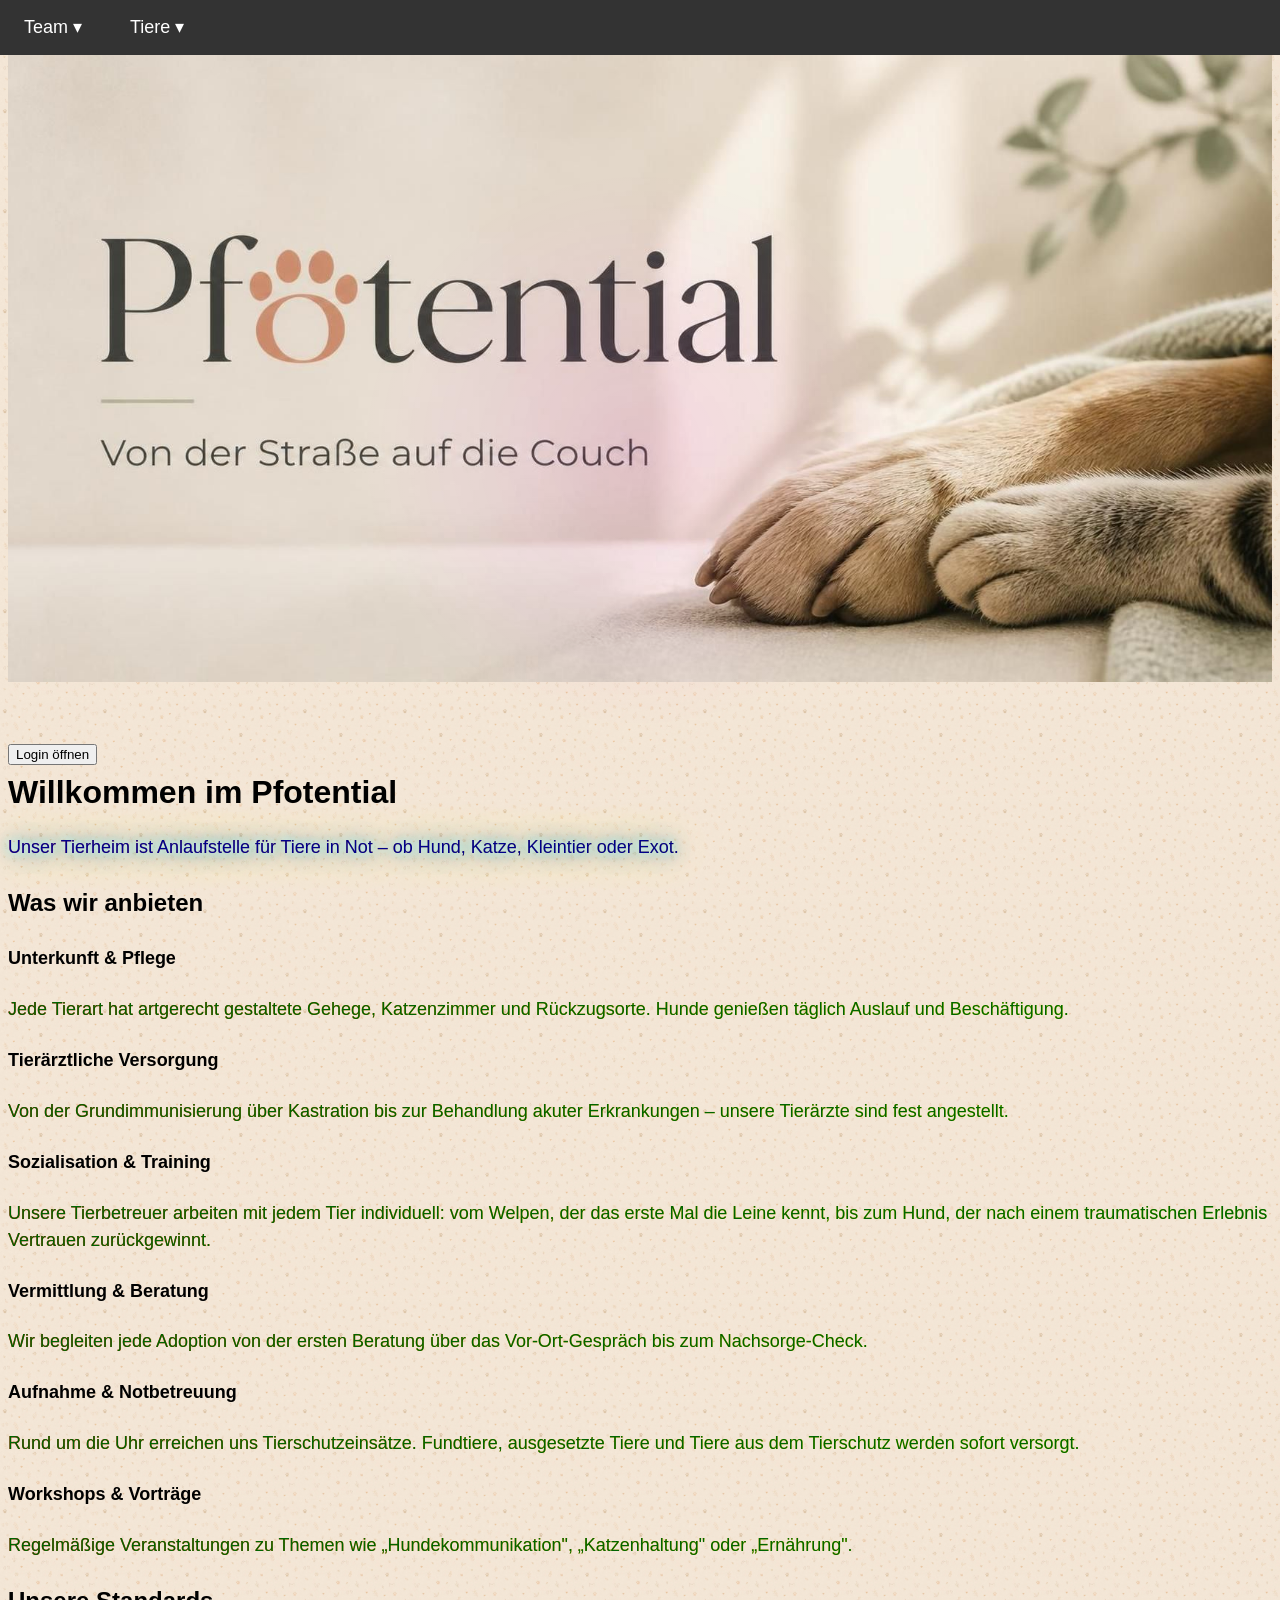
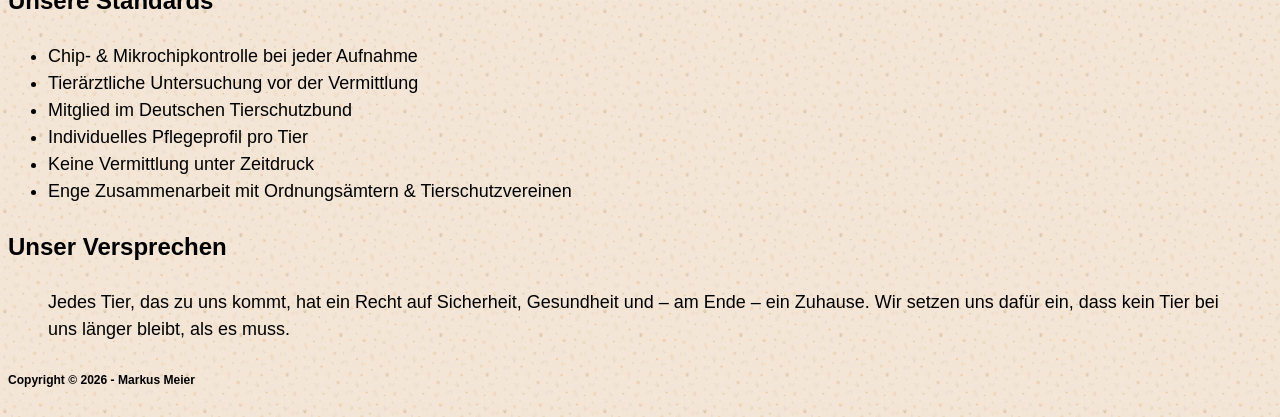
<file: index.html>
<!DOCTYPE html>
<html lang="en">
<head>
    <meta charset="UTF-8">
    <meta name="viewport" content="width=device-width, initial-scale=1">
    <link rel="icon" href="favicon.ico">
    <link rel="stylesheet" href="style.css">
    <script src="main.js" defer></script>
    <style>
        .popup::before {
            content: '';
            position: absolute;
            inset: 0;
            background: rgba(0, 0, 0, 0.3);
            border-radius: inherit;
        }

        .popup {
            display: none;
            position: fixed;
            top: 50%;
            left: 50%;
            transform: translate(-90%, -90%);
            padding: 20px;
            border: 1px solid #ccc;
            box-shadow: 0 0 10px rgba(0, 0, 0, 0.1);
            z-index: 1000;
            background: url('login.jpeg') no-repeat center center / cover;
            min-width: 300px;
            min-height: 250px;
        }

        .popup-content {
            text-align: center;
            background: rgba(255, 255, 255, 0.7);  /* halbtransparente Box */
            backdrop-filter: blur(8px);              /* Blur-Effekt */
            -webkit-backdrop-filter: blur(8px);      /* Safari */
            padding: 20px;
            border-radius: 8px;
        }

        .popup button {
            margin-top: 10px;
        }
    </style>
    <title>Tierheim</title>

</head>
<body>
    <div class="spotlight" aria-hidden="true"></div>
    <header>
        <nav>
            <ul>
                <li class="dropdown">
                    <a href="#">Team ▾</a>
                    <ul class="dropdown-content">
                        <li><a href="unser-team.html">Unser Team</a></li>
                        <li><a href="registrierung.html">Werde Teil des Teams</a></li>
                        <li><a href="kontaktiere-uns.html">Kontakt</a></li>
                    </ul>
                </li>
                <li class="dropdown">
                    <a href="#">Tiere ▾</a>
                    <ul class="dropdown-content">
                        <li><a href="unsere-tiere.html">Unsere Tiere</a></li>
                        <li><a href="tier_melden.html">Tier anmelden</a></li>
                        <li><a href="adoption.html">Adoption</a></li>
                    </ul>
                </li>
            </ul>
        </nav>
        <img src="pfotential.jpeg" alt="Von der Straße auf die Couch" width="100%">
    </header>

    <main>
        <button onclick="document.getElementById('loginPopup').style.display='block'">Login öffnen</button>

        <div id="loginPopup" class="popup">
            <div class="popup-content">
                <h2>Login</h2>
                <form>
                    <label for="username">Benutzername:</label>
                    <input type="text" id="username" name="username" required><br><br>

                    <label for="password">Passwort:</label>
                    <input type="password" id="password" name="password" required><br><br>

                    <button type="submit">Anmelden</button>
                    <button type="button" onclick="document.getElementById('loginPopup').style.display='none'">Abbrechen</button>
                </form>
            </div>
        </div>

        <article>

            <!-- Sektion 1: Willkommen -->
            <h2>Willkommen im Pfotential</h2>
            <p>
                Unser Tierheim ist Anlaufstelle für Tiere in Not –
                ob Hund, Katze, Kleintier oder Exot.
            </p>

            <!-- Sektion 2: Angebote -->
            <h3>Was wir anbieten</h3>

            <h4>Unterkunft &amp; Pflege</h4>
            <p>
                Jede Tierart hat artgerecht gestaltete Gehege,
                Katzenzimmer und Rückzugsorte.
                Hunde genießen täglich Auslauf und Beschäftigung.
            </p>

            <h4>Tierärztliche Versorgung</h4>
            <p>
                Von der Grundimmunisierung über Kastration
                bis zur Behandlung akuter Erkrankungen –
                unsere Tierärzte sind fest angestellt.
            </p>

            <h4>Sozialisation &amp; Training</h4>
            <p>
                Unsere Tierbetreuer arbeiten mit jedem Tier individuell:
                vom Welpen, der das erste Mal die Leine kennt,
                bis zum Hund, der nach einem traumatischen Erlebnis
                Vertrauen zurückgewinnt.
            </p>

            <h4>Vermittlung &amp; Beratung</h4>
            <p>
                Wir begleiten jede Adoption von der ersten Beratung
                über das Vor-Ort-Gespräch bis zum Nachsorge-Check.
            </p>

            <h4>Aufnahme &amp; Notbetreuung</h4>
            <p>
                Rund um die Uhr erreichen uns Tierschutzeinsätze.
                Fundtiere, ausgesetzte Tiere und Tiere aus dem Tierschutz
                werden sofort versorgt.
            </p>

            <h4>Workshops &amp; Vorträge</h4>
            <p>
                Regelmäßige Veranstaltungen zu Themen wie
                „Hundekommunikation", „Katzenhaltung" oder „Ernährung".
            </p>

            <!-- Sektion 3: Standards -->
            <h3>Unsere Standards</h3>
            <ul>
                <li>Chip- &amp; Mikrochipkontrolle bei jeder Aufnahme</li>
                <li>Tierärztliche Untersuchung vor der Vermittlung</li>
                <li>Mitglied im Deutschen Tierschutzbund</li>
                <li>Individuelles Pflegeprofil pro Tier</li>
                <li>Keine Vermittlung unter Zeitdruck</li>
                <li>Enge Zusammenarbeit mit Ordnungsämtern &amp; Tierschutzvereinen</li>
            </ul>

            <!-- Sektion 4: Versprechen -->
            <h3>Unser Versprechen</h3>
            <blockquote>
                Jedes Tier, das zu uns kommt, hat ein Recht auf Sicherheit,
                Gesundheit und – am Ende – ein Zuhause.
                Wir setzen uns dafür ein, dass kein Tier bei uns
                länger bleibt, als es muss.
            </blockquote>

        </article>


    </main>
    <footer>
        <h6>
            Copyright © 2026 - Markus Meier
        </h6>
    </footer>

</body>
</html>
</file>
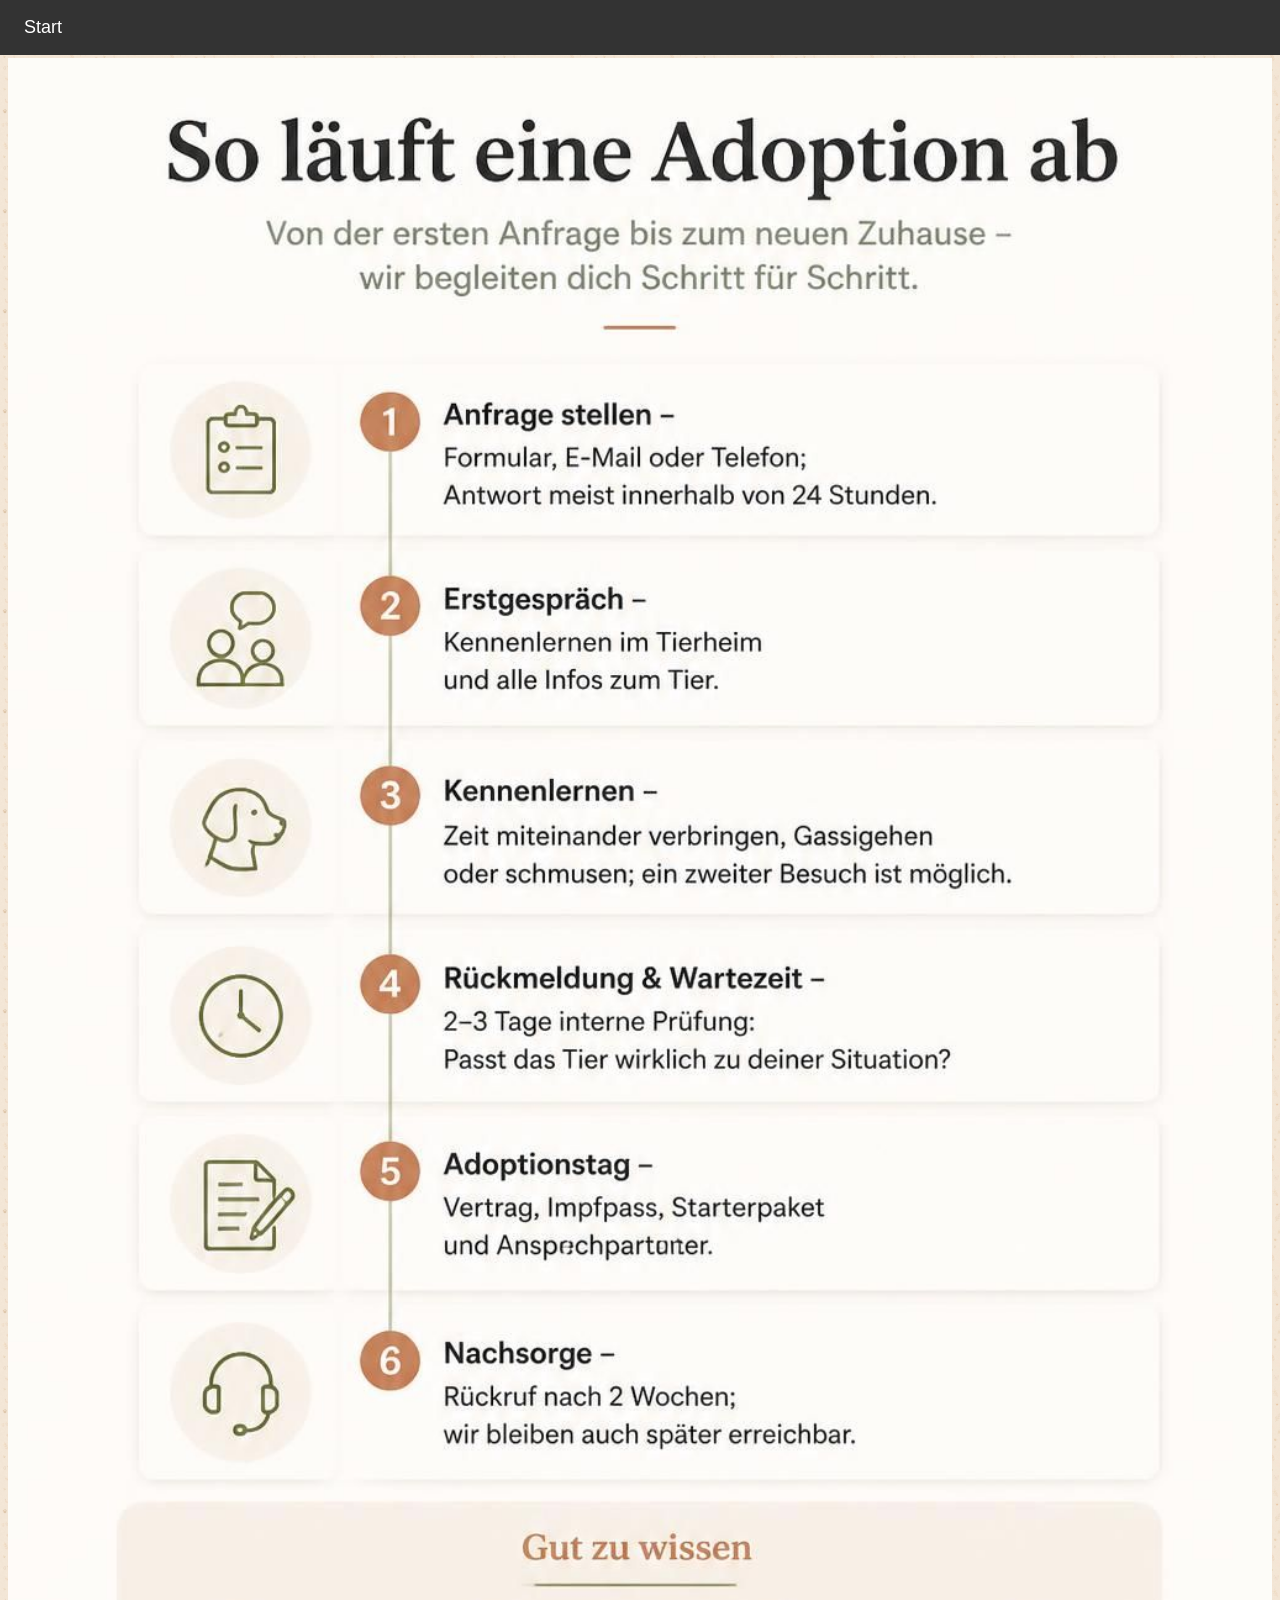
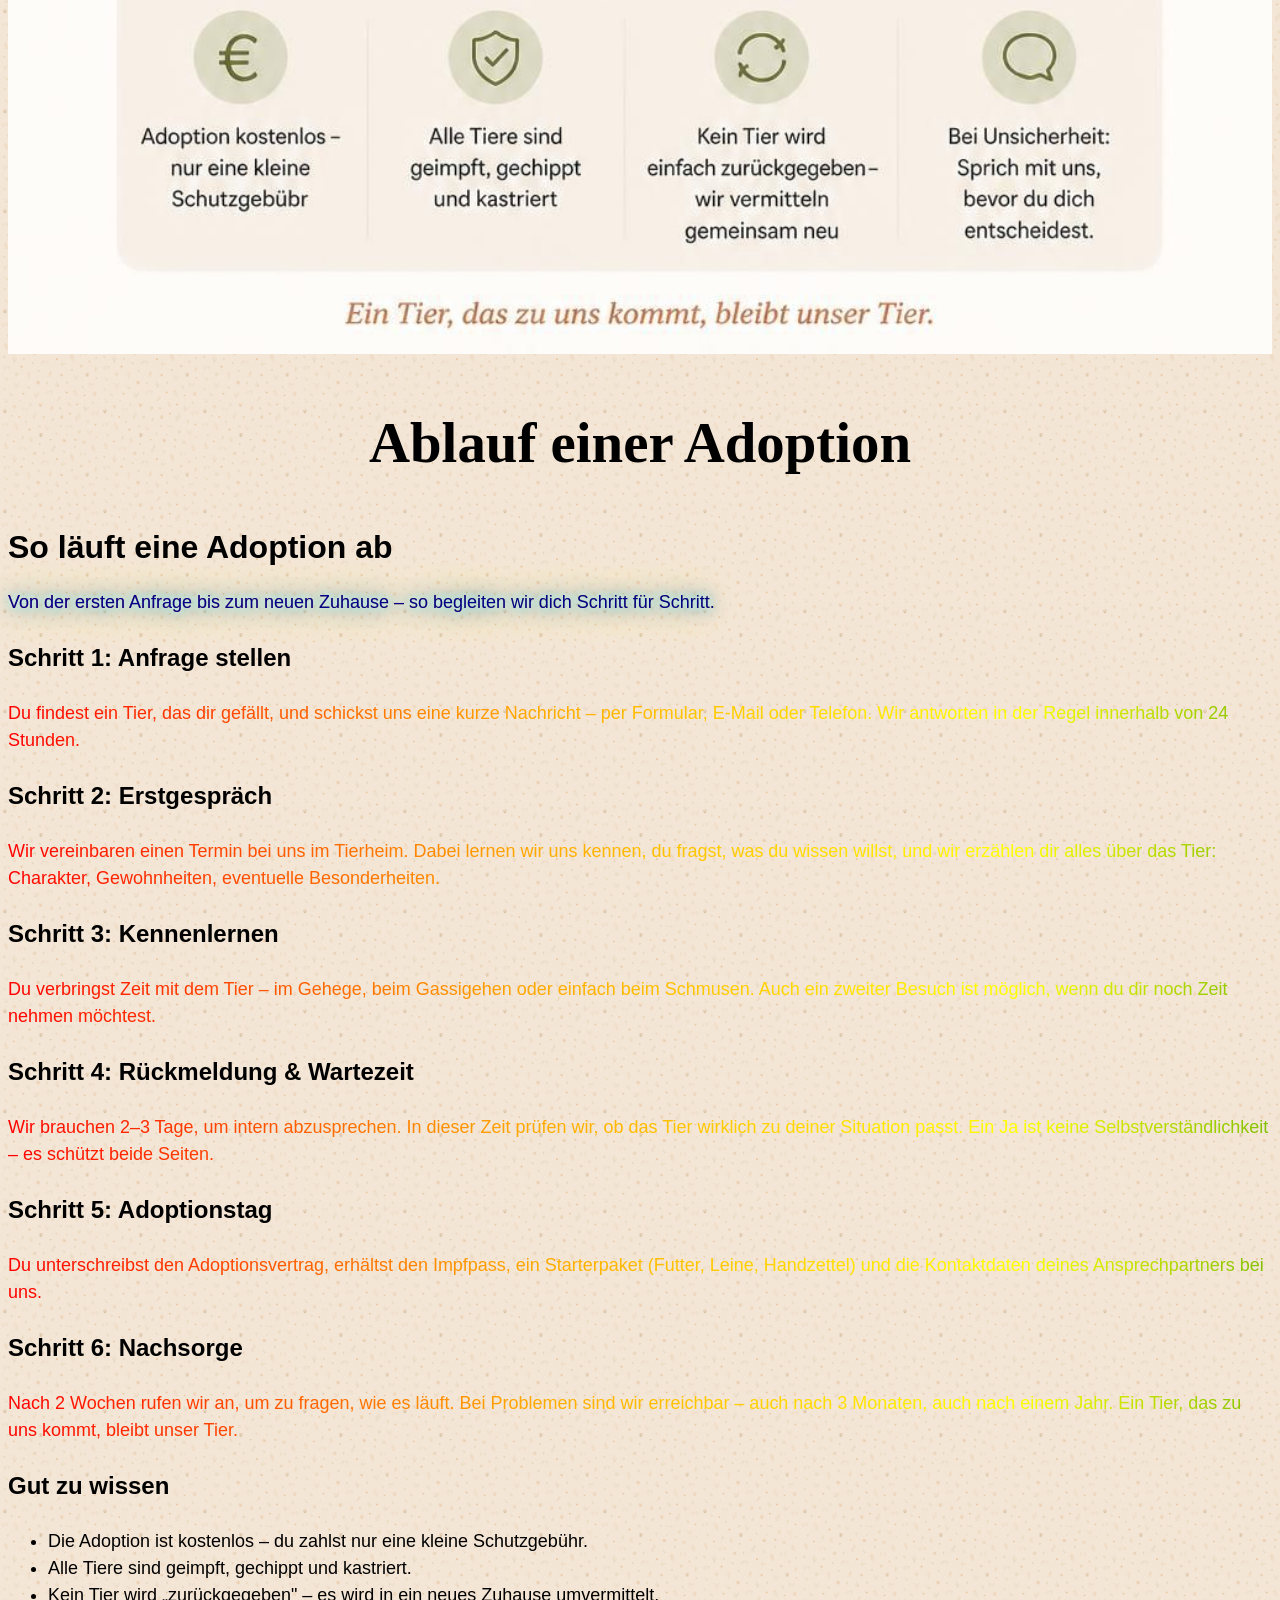
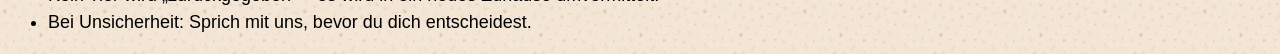
<file: adoption.html>
<!DOCTYPE html>
<html lang="en">
<head>
    <meta charset="UTF-8">
    <link rel="stylesheet" href="style.css">
    <title>AblaufAdoption</title>
</head>

<body>
    <header>
        <nav>
            <ul>
                <li><a href="index.html">Start</a></li>
            </ul>
        </nav>
    </header>


    <main>
        <img src="adoption.jpeg" alt="Unsere Mitarbeitenden - Stand September 2026" width="100%">
        <h1>Ablauf einer Adoption</h1>
        <article>

            <h2>So läuft eine Adoption ab</h2>
            <p>
                Von der ersten Anfrage bis zum neuen Zuhause –
                so begleiten wir dich Schritt für Schritt.
            </p>

            <h3>Schritt 1: Anfrage stellen</h3>
            <p>
                Du findest ein Tier, das dir gefällt, und schickst uns
                eine kurze Nachricht – per Formular, E-Mail oder Telefon.
                Wir antworten in der Regel innerhalb von 24 Stunden.
            </p>

            <h3>Schritt 2: Erstgespräch</h3>
            <p>
                Wir vereinbaren einen Termin bei uns im Tierheim.
                Dabei lernen wir uns kennen, du fragst, was du wissen willst,
                und wir erzählen dir alles über das Tier:
                Charakter, Gewohnheiten, eventuelle Besonderheiten.
            </p>

            <h3>Schritt 3: Kennenlernen</h3>
            <p>
                Du verbringst Zeit mit dem Tier – im Gehege,
                beim Gassigehen oder einfach beim Schmusen.
                Auch ein zweiter Besuch ist möglich,
                wenn du dir noch Zeit nehmen möchtest.
            </p>

            <h3>Schritt 4: Rückmeldung &amp; Wartezeit</h3>
            <p>
                Wir brauchen 2–3 Tage, um intern abzusprechen.
                In dieser Zeit prüfen wir, ob das Tier wirklich
                zu deiner Situation passt. Ein Ja ist keine Selbstverständlichkeit –
                es schützt beide Seiten.
            </p>

            <h3>Schritt 5: Adoptionstag</h3>
            <p>
                Du unterschreibst den Adoptionsvertrag,
                erhältst den Impfpass, ein Starterpaket
                (Futter, Leine, Handzettel) und die Kontaktdaten
                deines Ansprechpartners bei uns.
            </p>

            <h3>Schritt 6: Nachsorge</h3>
            <p>
                Nach 2 Wochen rufen wir an, um zu fragen,
                wie es läuft. Bei Problemen sind wir erreichbar –
                auch nach 3 Monaten, auch nach einem Jahr.
                Ein Tier, das zu uns kommt, bleibt unser Tier.
            </p>

            <h3>Gut zu wissen</h3>
            <ul>
                <li>Die Adoption ist kostenlos – du zahlst nur eine kleine Schutzgebühr.</li>
                <li>Alle Tiere sind geimpft, gechippt und kastriert.</li>
                <li>Kein Tier wird „zurückgegeben" – es wird in ein neues Zuhause umvermittelt.</li>
                <li>Bei Unsicherheit: Sprich mit uns, bevor du dich entscheidest.</li>
            </ul>

        </article>
    </main>
    <footer>
    </footer>

</body>
</html>
</file>
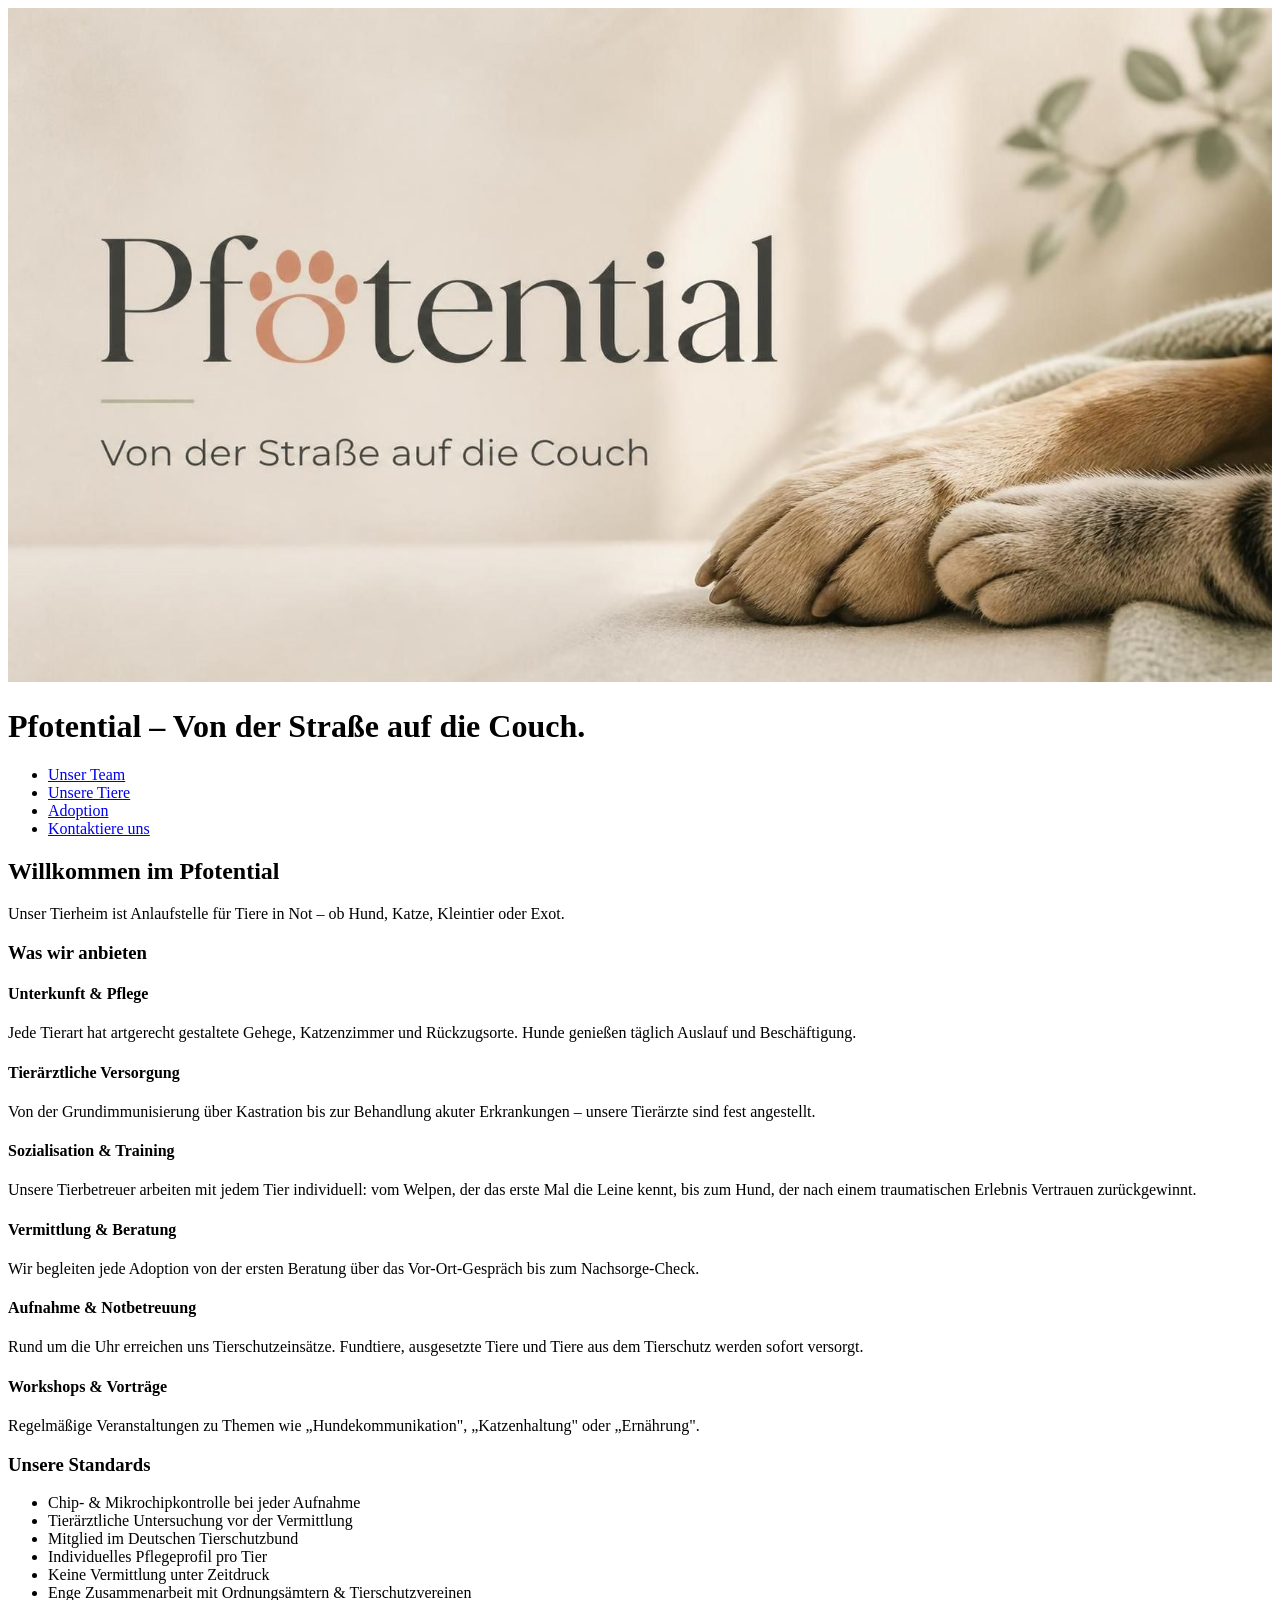
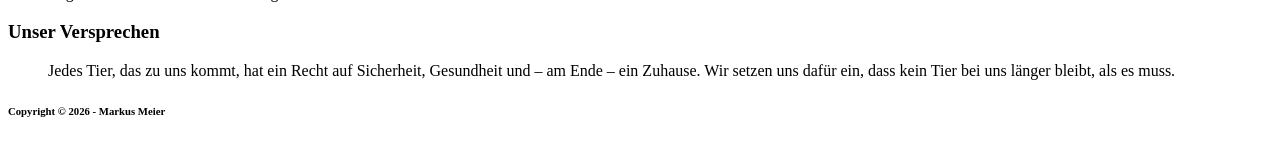
<file: homepage.html>
<!DOCTYPE html>
<html lang="en">
<head>
    <meta charset="UTF-8">
    <meta name="viewport" content="width=device-width, initial-scale=1">
    <title>Tierheim</title>
</head>
<body>
    <header>
        <img src="pfotential.jpeg" alt="Von der Strasse auf die Couch" width="100%">
        <h1>Pfotential – Von der Straße auf die Couch.</h1>
    </header>
    <nav>
        <ul>
            <li><a href="unser-team.html">Unser Team</a></li>
            <li><a href="unsere-tiere.html">Unsere Tiere</a></li>
            <li><a href="adoption.html">Adoption</a></li>
            <li><a href="kontaktiere-uns.html">Kontaktiere uns</a></li>
        </ul>
    </nav>

    <main>
        <article>

            <!-- Sektion 1: Willkommen -->
            <h2>Willkommen im Pfotential</h2>
            <p>
                Unser Tierheim ist Anlaufstelle für Tiere in Not –
                ob Hund, Katze, Kleintier oder Exot.
            </p>

            <!-- Sektion 2: Angebote -->
            <h3>Was wir anbieten</h3>

            <h4>Unterkunft &amp; Pflege</h4>
            <p>
                Jede Tierart hat artgerecht gestaltete Gehege,
                Katzenzimmer und Rückzugsorte.
                Hunde genießen täglich Auslauf und Beschäftigung.
            </p>

            <h4>Tierärztliche Versorgung</h4>
            <p>
                Von der Grundimmunisierung über Kastration
                bis zur Behandlung akuter Erkrankungen –
                unsere Tierärzte sind fest angestellt.
            </p>

            <h4>Sozialisation &amp; Training</h4>
            <p>
                Unsere Tierbetreuer arbeiten mit jedem Tier individuell:
                vom Welpen, der das erste Mal die Leine kennt,
                bis zum Hund, der nach einem traumatischen Erlebnis
                Vertrauen zurückgewinnt.
            </p>

            <h4>Vermittlung &amp; Beratung</h4>
            <p>
                Wir begleiten jede Adoption von der ersten Beratung
                über das Vor-Ort-Gespräch bis zum Nachsorge-Check.
            </p>

            <h4>Aufnahme &amp; Notbetreuung</h4>
            <p>
                Rund um die Uhr erreichen uns Tierschutzeinsätze.
                Fundtiere, ausgesetzte Tiere und Tiere aus dem Tierschutz
                werden sofort versorgt.
            </p>

            <h4>Workshops &amp; Vorträge</h4>
            <p>
                Regelmäßige Veranstaltungen zu Themen wie
                „Hundekommunikation", „Katzenhaltung" oder „Ernährung".
            </p>

            <!-- Sektion 3: Standards -->
            <h3>Unsere Standards</h3>
            <ul>
                <li>Chip- &amp; Mikrochipkontrolle bei jeder Aufnahme</li>
                <li>Tierärztliche Untersuchung vor der Vermittlung</li>
                <li>Mitglied im Deutschen Tierschutzbund</li>
                <li>Individuelles Pflegeprofil pro Tier</li>
                <li>Keine Vermittlung unter Zeitdruck</li>
                <li>Enge Zusammenarbeit mit Ordnungsämtern &amp; Tierschutzvereinen</li>
            </ul>

            <!-- Sektion 4: Versprechen -->
            <h3>Unser Versprechen</h3>
            <blockquote>
                Jedes Tier, das zu uns kommt, hat ein Recht auf Sicherheit,
                Gesundheit und – am Ende – ein Zuhause.
                Wir setzen uns dafür ein, dass kein Tier bei uns
                länger bleibt, als es muss.
            </blockquote>

        </article>
    </main>
    <footer>
        <h6>
            Copyright © 2026 - Markus Meier
        </h6>
    </footer>

</body>
</html>
</file>
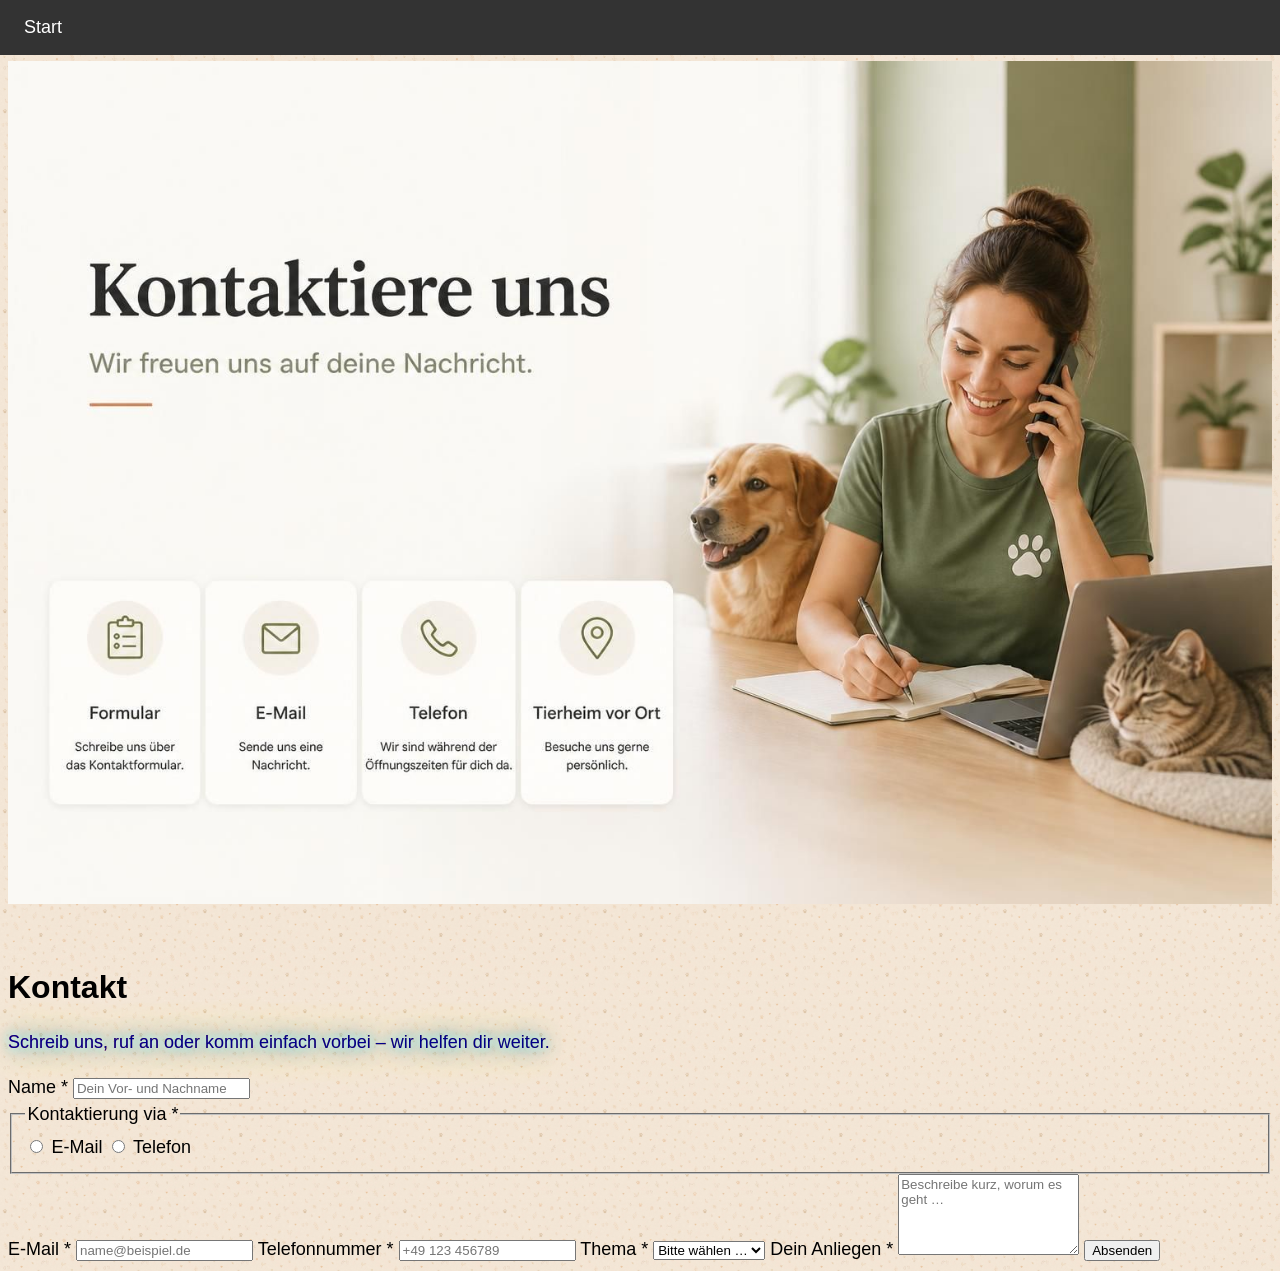
<file: kontaktiere-uns.html>
<!DOCTYPE html>
<html lang="en">
<head>
    <meta charset="UTF-8">
    <title>KontakTierheim</title>
    <link rel="stylesheet" href="style.css">
</head>
<body>
    <header>
        <h2>Kontaktiere uns</h2>
        <img src="kontaktiere.jpeg" alt="Von der Strasse auf die Couch" width="100%" height="80%">
    </header>
    <nav>
        <ul>
            <li><a href="index.html">Start</a></li>
        </ul>
    </nav>
    <main>
        <article>

            <h2>Kontakt</h2>
            <p>
                Schreib uns, ruf an oder komm einfach vorbei –
                wir helfen dir weiter.
            </p>

            <form id="kontaktformular" onsubmit="return showInputs(event)">

                <!-- Name -->
                <label for="name">Name *</label>
                <input type="text" id="name" name="name" required
                       placeholder="Dein Vor- und Nachname">

                <!-- Kontaktweg -->
                <fieldset>
                    <legend>Kontaktierung via *</legend>
                    <label><input type="radio" name="kontaktweg" value="email" required> E-Mail</label>
                    <label><input type="radio" name="kontaktweg" value="telefon"> Telefon</label>
                </fieldset>

                <!-- E-Mail -->
                <label for="email">E-Mail *</label>
                <input type="email" id="email" name="email" required
                       placeholder="name@beispiel.de">

                <!-- Telefon -->
                <label for="telefon">Telefonnummer *</label>
                <input type="tel" id="telefon" name="telefon" required
                       pattern="(\+49|0)[1-9]\d{2,4}[\s/-]?\d{1,2}[\s/-]?\d{1,2}[\s/-]?\d{1,2}[\s/-]?\d{1,2}[\s/-]?\d{1,2}"
                       placeholder="+49 123 456789">

                <!-- Thema -->
                <label for="thema">Thema *</label>
                <select id="thema" name="thema" required>
                    <option value="" disabled selected>Bitte wählen …</option>
                    <option value="spenden">Spenden</option>
                    <option value="adoption">Adoption</option>
                    <option value="gassi">Gassi gehen</option>
                    <option value="mitarbeit">Mitarbeiten</option>
                    <option value="sonstiges">Sonstiges</option>
                </select>

                <!-- Nachricht -->
                <label for="nachricht">Dein Anliegen *</label>
                <textarea id="nachricht" name="nachricht" rows="5" required
                          placeholder="Beschreibe kurz, worum es geht …"></textarea>

                <!-- Absenden -->
                <button type="submit">Absenden</button>

            </form>
            <!-- Hier erscheint die Ausgabe -->
            <div id="ausgabe"></div>

            <script>
                function showInputs(e) {
                    e.preventDefault();

                    const form = document.getElementById('kontaktformular');
                    const data = new FormData(form);

                    let html = '<h3>Du hast eingegeben:</h3><ul>';
                    for (const [key, value] of data.entries()) {
                        html += `<li><strong>${key}:</strong> ${value}</li>`;
                    }
                    html += '</ul>';

                    document.getElementById('ausgabe').innerHTML = html;
                    return false;
                }
            </script>

        </article>
    </main>
    <footer>

    </footer>
</body>
</html>
</file>
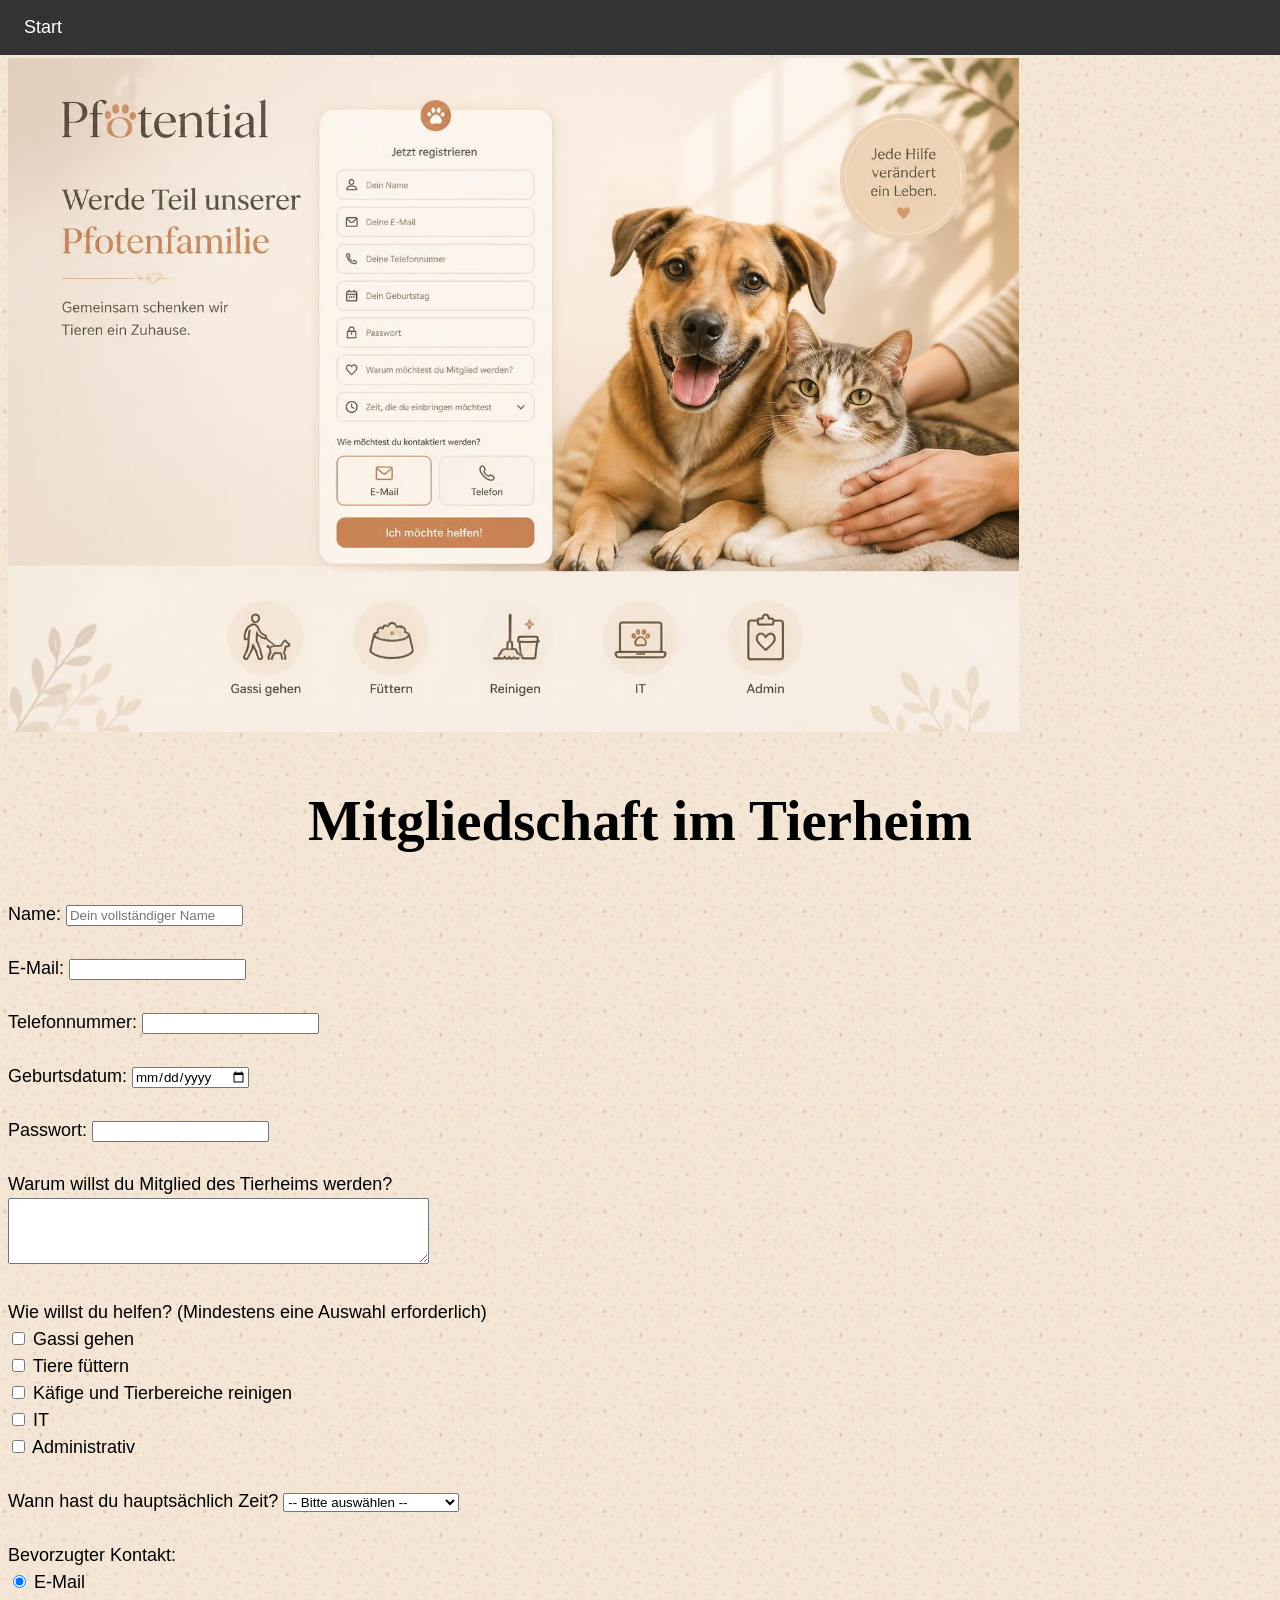
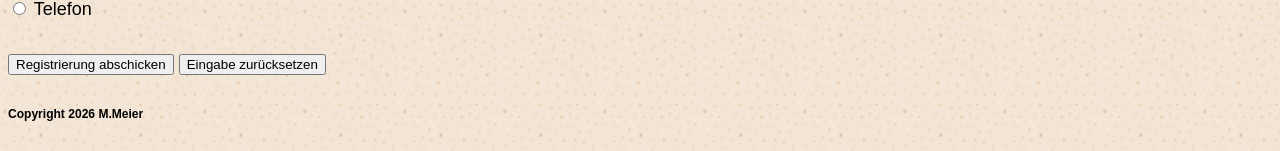
<file: registrierung.html>
<!DOCTYPE html>
<html lang="en">
<head>
    <meta charset="UTF-8">
    <link rel="stylesheet" href="style.css">
    <title>Title</title>
</head>
<body>
<header>
    <nav>
        <ul>
            <li><a href="index.html">Start</a></li>
        </ul>
    </nav>

</header>
<main>
    <img src="register.jpeg" alt="Registrierung" width="80%">

    <h1>Mitgliedschaft im Tierheim</h1>

    <form>
        <label for="name">Name:</label>
        <input type="text" id="name" name="name" required placeholder="Dein vollständiger Name"><br><br>

        <label for="email">E-Mail:</label>
        <input type="email" id="email" name="email" required><br><br>

        <label for="telefon">Telefonnummer:</label>
        <input type="tel" id="telefon" name="telefon"><br><br>

        <label for="geburtsdatum">Geburtsdatum:</label>
        <input type="date" id="geburtsdatum" name="geburtsdatum"><br><br>

        <label for="passwort">Passwort:</label>
        <input type="password" id="passwort" name="passwort" required><br><br>

        <label for="motivation">Warum willst du Mitglied des Tierheims werden?</label><br>
        <textarea id="motivation" name="motivation" rows="4" cols="50" minlength="20" maxlength="250" required></textarea><br><br>

        <label>Wie willst du helfen? (Mindestens eine Auswahl erforderlich)</label><br>
        <input type="checkbox" id="gassi" name="hilfe" value="Gassi gehen" required>
        <label for="gassi">Gassi gehen</label><br>
        <input type="checkbox" id="fuettern" name="hilfe" value="Tiere füttern">
        <label for="fuettern">Tiere füttern</label><br>
        <input type="checkbox" id="reinigen" name="hilfe" value="Käfige und Tierbereiche reinigen">
        <label for="reinigen">Käfige und Tierbereiche reinigen</label><br>
        <input type="checkbox" id="it" name="hilfe" value="IT">
        <label for="it">IT</label><br>
        <input type="checkbox" id="administrativ" name="hilfe" value="Administrativ">
        <label for="administrativ">Administrativ</label><br><br>

        <label for="zeit">Wann hast du hauptsächlich Zeit?</label>
        <select id="zeit" name="zeit" required>
            <option value="">-- Bitte auswählen --</option>
            <option value="morgens">Morgens (6 - 10 Uhr)</option>
            <option value="mittags">Mittags (10 - 14 Uhr)</option>
            <option value="nachmittags">Nachmittags (14 - 18 Uhr)</option>
            <option value="abends">Abends (18 - 21 Uhr)</option>
        </select><br><br>

        <label>Bevorzugter Kontakt:</label><br>
        <input type="radio" id="email_kontakt" name="kontakt" value="E-Mail" checked>
        <label for="email_kontakt">E-Mail</label><br>
        <input type="radio" id="telefon_kontakt" name="kontakt" value="Telefon">
        <label for="telefon_kontakt">Telefon</label><br><br>

        <button type="submit">Registrierung abschicken</button>
        <button type="reset">Eingabe zurücksetzen</button>
    </form>
</main>
<footer>
    <h6>Copyright 2026 M.Meier</h6>
</footer>

</body>
</html>
</file>
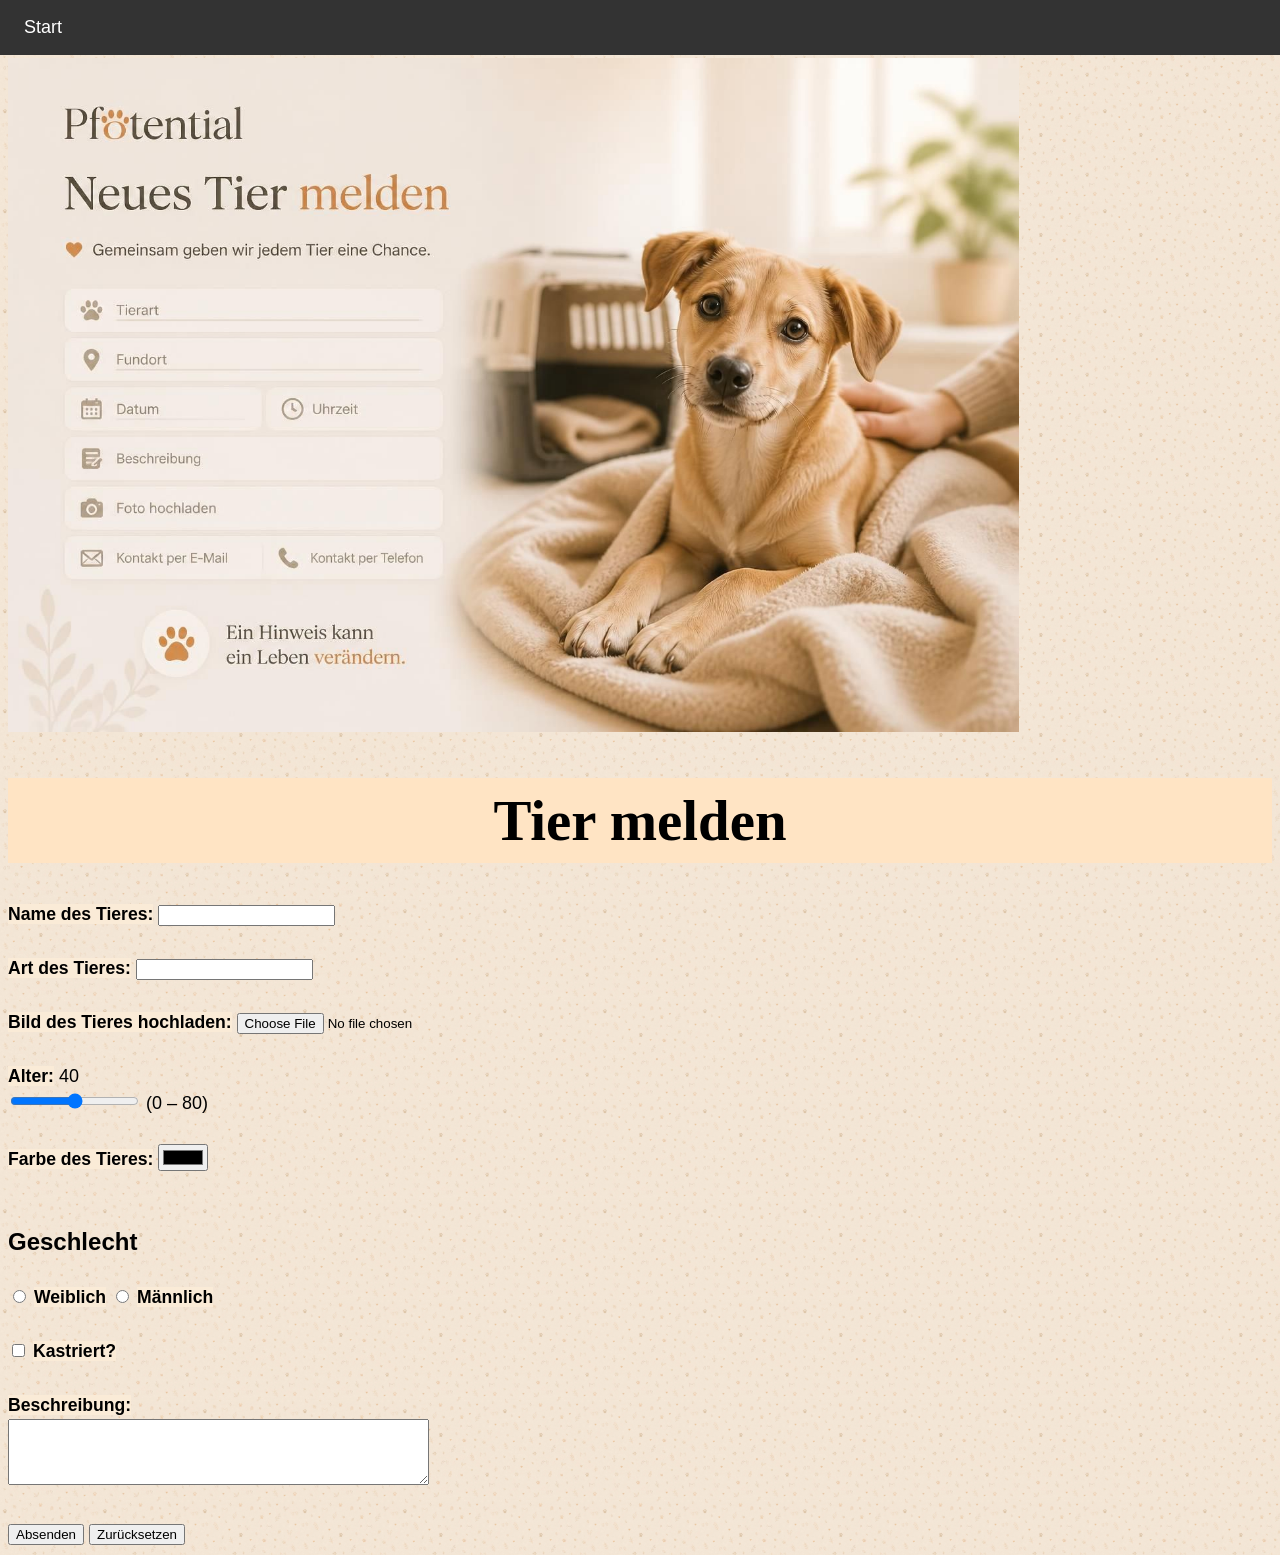
<file: tier_melden.html>
<!DOCTYPE html>
<html lang="de">
<head>
    <meta charset="UTF-8">
    <link rel="stylesheet" href="style.css">
    <style>
        label {
            font-size: 1.1rem;
            text-align: left;
            font-weight: bold;
            background-color: antiquewhite;
        }
    </style>
    <script src="js/validation.js" defer></script>
    <link rel="stylesheet" href="style.css">
    <title>Title</title>
</head>
<body>
<header>
    <nav>
        <ul>
            <li><a href="index.html">Start</a></li>
        </ul>
    </nav>

</header>
<main>
    <img src="neues_tier.jpeg" alt="Neues Tier melden" width="80%">
    <h1 style="background-color: bisque">Tier melden</h1>
    <form method="post" action="">
        <label for="tiername">Name des Tieres:</label>
        <input type="text" id="tiername" name="tiername" required><br><br>

        <label for="tierart">Art des Tieres:</label>
        <input type="text" id="tierart" name="tierart" required><br><br>

        <label for="bild">Bild des Tieres hochladen:</label>
        <input type="file" id="bild" name="bild"><br><br>

        <label for="alter">Alter:</label>
        <span id="alterWert">40</span><br>
        <input type="range" id="alter" name="alter" min="0" max="80" step="0.1" required>

        <span id="rangeLabel"></span><br><br>

        <script>
            const slider = document.getElementById('alter');
            const display = document.getElementById('alterWert');
            const rangeLabel = document.getElementById('rangeLabel');

            rangeLabel.textContent = `(${slider.min} – ${slider.max})`;
            display.textContent = slider.value;

            slider.addEventListener('input', function() {
                display.textContent = this.value;
            });
        </script>

        <label for="farbe">Farbe des Tieres:</label>
        <input type="color" id="farbe" name="farbe"><br><br>

        <h3>Geschlecht</h3>
        <input type="radio" id="g-weiblich" name="geschlecht" value="weiblich" required>
        <label for="g-weiblich">Weiblich</label>

        <input type="radio" id="g-maennlich" name="geschlecht" value="maennlich">
        <label for="g-maennlich">Männlich</label><br><br>

        <input type="checkbox" id="kastriert" name="kastriert">
        <label for="kastriert">Kastriert?</label><br><br>


        <label for="beschreibung">Beschreibung:</label><br>
        <textarea id="beschreibung" name="beschreibung" rows="4" cols="50" required></textarea><br><br>

        <button type="submit">Absenden</button>
        <button type="reset">Zurücksetzen</button>
    </form>



</main>
<footer>

</footer>

</body>
</html>
</file>
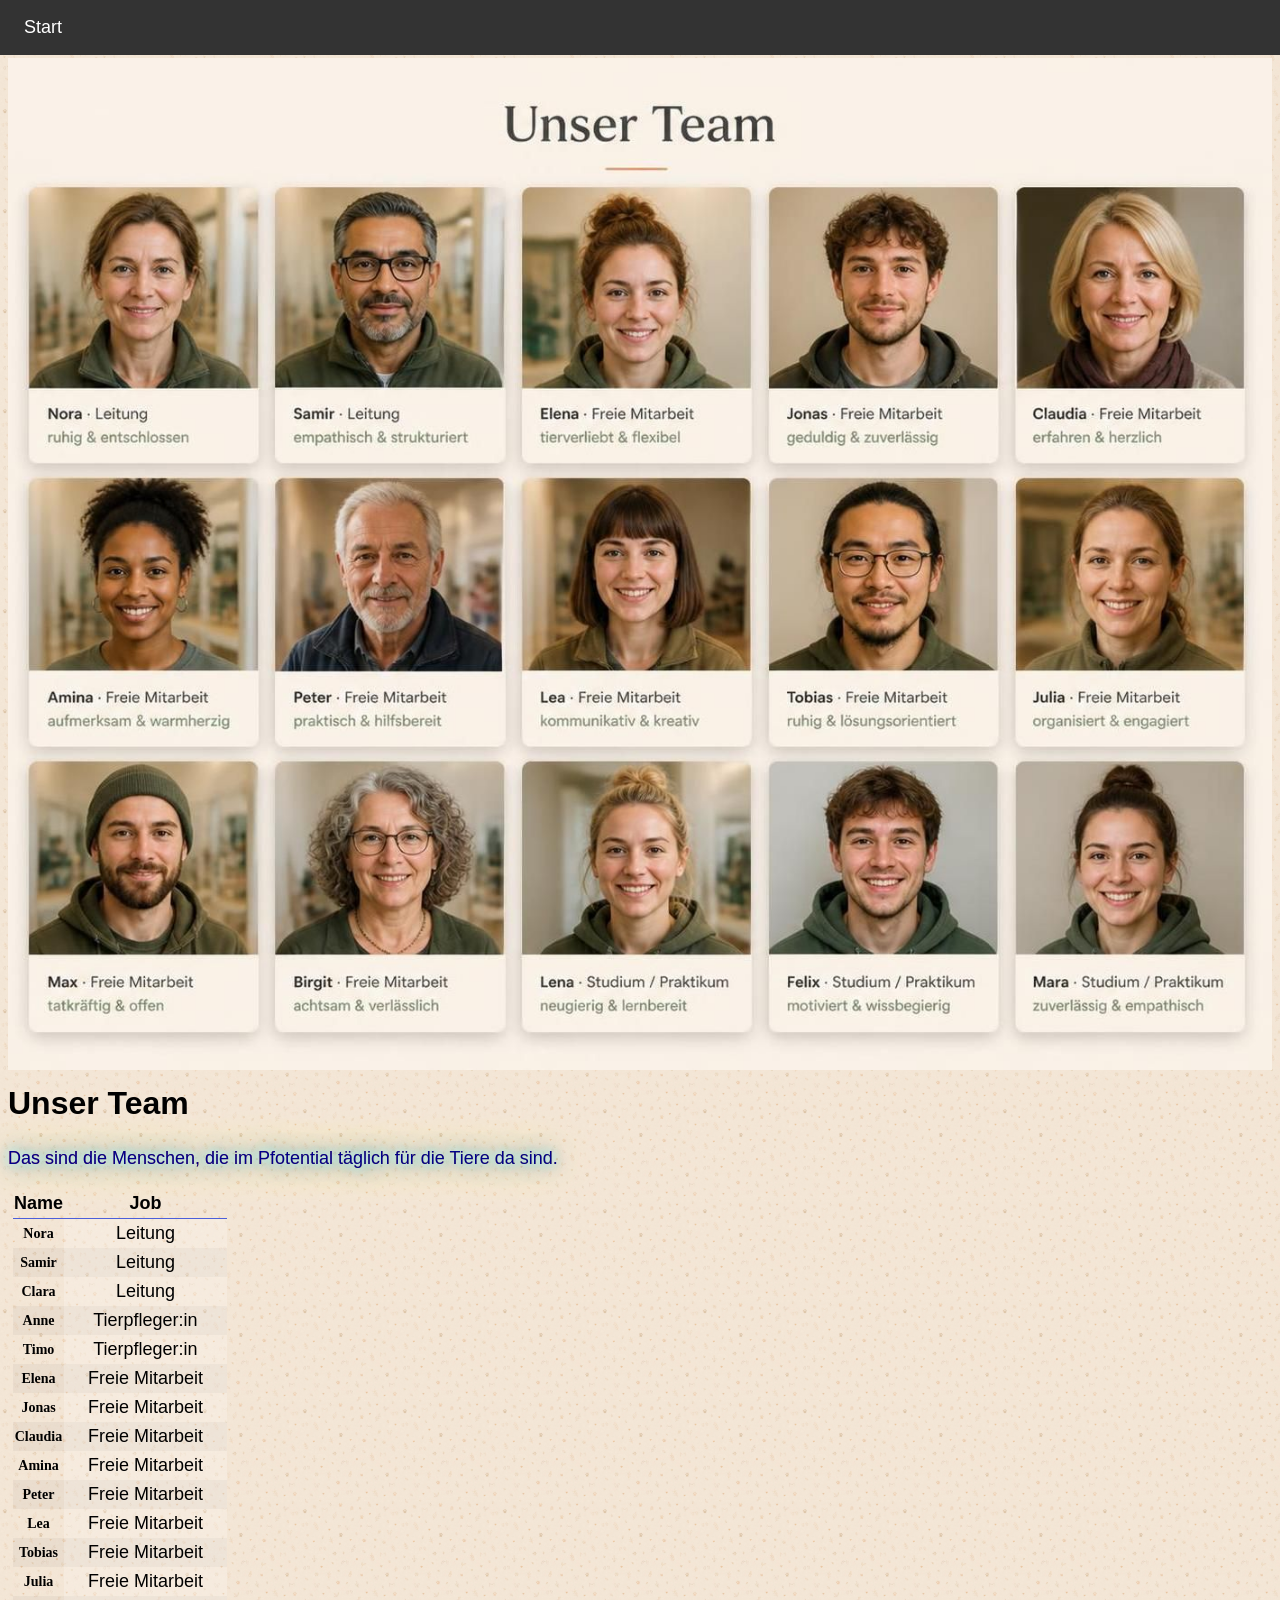
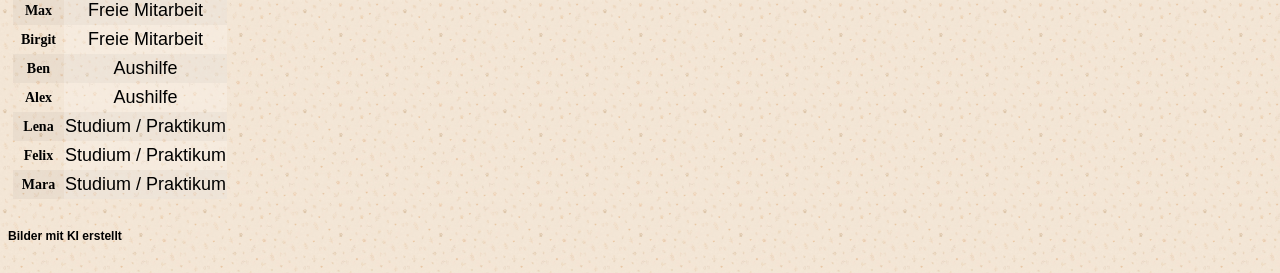
<file: unser-team.html>
<!DOCTYPE html>
<html lang="en">
<head>
    <meta charset="UTF-8">
    <link rel="stylesheet" href="style.css">
    <title>TierheimTeam</title>
</head>
<body>
    <header>
        <nav>
            <ul>
                <li><a href="index.html">Start</a></li>
            </ul>
        </nav>
    </header>

    <main>

        <img src="ma.jpeg" alt="Unsere Mitarbeitenden - Stand September 2026" width="100%">
        <article>

            <h2>Unser Team</h2>
            <p>
                Das sind die Menschen, die im Pfotential
                täglich für die Tiere da sind.
            </p>

            <table>
                <thead>
                <tr>
                    <th>Name</th>
                    <th>Job</th>
                </tr>
                </thead>
                <tbody>
                <tr><td class="name">Nora</td><td>Leitung</td></tr>
                <tr><td class="name">Samir</td><td>Leitung</td></tr>
                <tr><td class="name">Clara</td><td>Leitung</td></tr>
                <tr><td class="name">Anne</td><td>Tierpfleger:in</td></tr>
                <tr><td class="name">Timo</td><td>Tierpfleger:in</td></tr>
                <tr><td class="name">Elena</td><td>Freie Mitarbeit</td></tr>
                <tr><td class="name">Jonas</td><td>Freie Mitarbeit</td></tr>
                <tr><td class="name">Claudia</td><td>Freie Mitarbeit</td></tr>
                <tr><td class="name">Amina</td><td>Freie Mitarbeit</td></tr>
                <tr><td class="name">Peter</td><td>Freie Mitarbeit</td></tr>
                <tr><td class="name">Lea</td><td>Freie Mitarbeit</td></tr>
                <tr><td class="name">Tobias</td><td>Freie Mitarbeit</td></tr>
                <tr><td class="name">Julia</td><td>Freie Mitarbeit</td></tr>
                <tr><td class="name">Max</td><td>Freie Mitarbeit</td></tr>
                <tr><td class="name">Birgit</td><td>Freie Mitarbeit</td></tr>
                <tr><td class="name">Ben</td><td>Aushilfe</td></tr>
                <tr><td class="name">Alex</td><td>Aushilfe</td></tr>
                <tr><td class="name">Lena</td><td>Studium / Praktikum</td></tr>
                <tr><td class="name">Felix</td><td>Studium / Praktikum</td></tr>
                <tr><td class="name">Mara</td><td>Studium / Praktikum</td></tr>
                </tbody>
            </table>

        </article>
    </main>
    <footer>
        <h6>Bilder mit KI erstellt</h6>
    </footer>

</body>
</html>
</file>
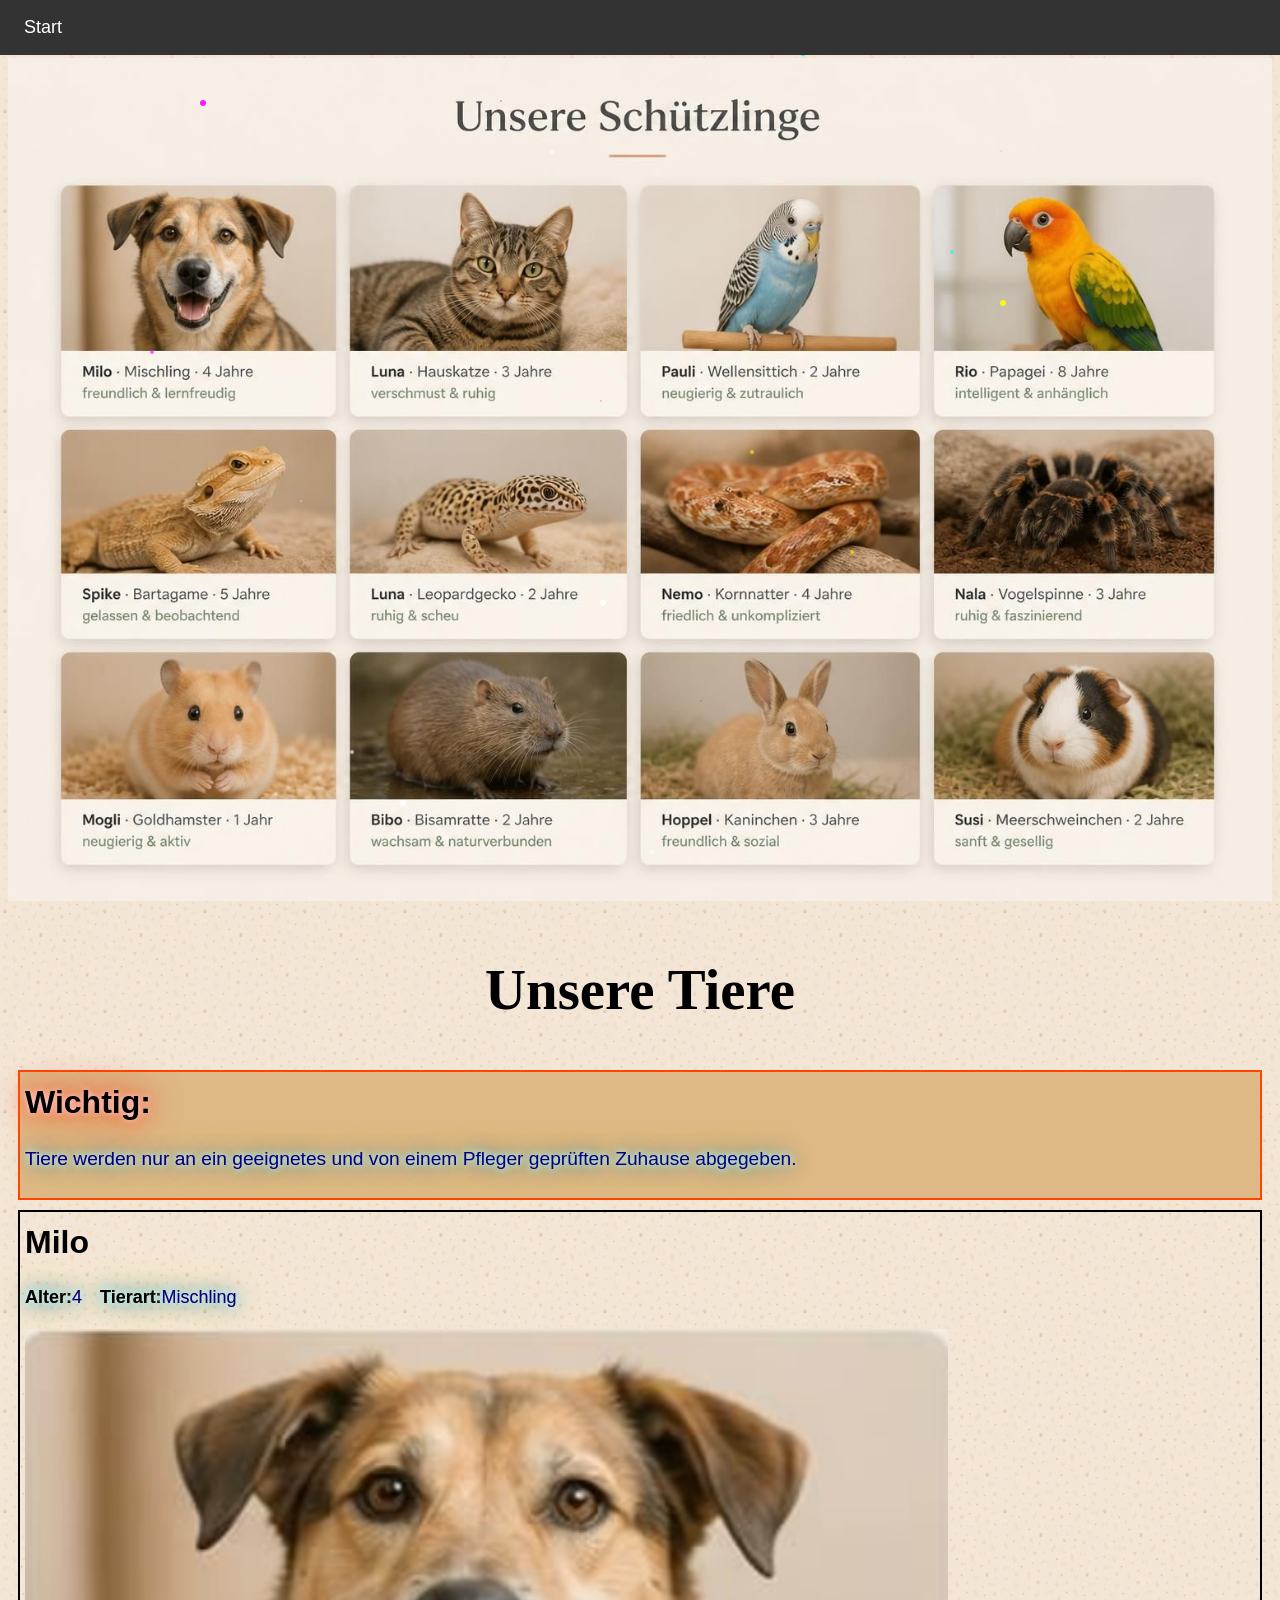
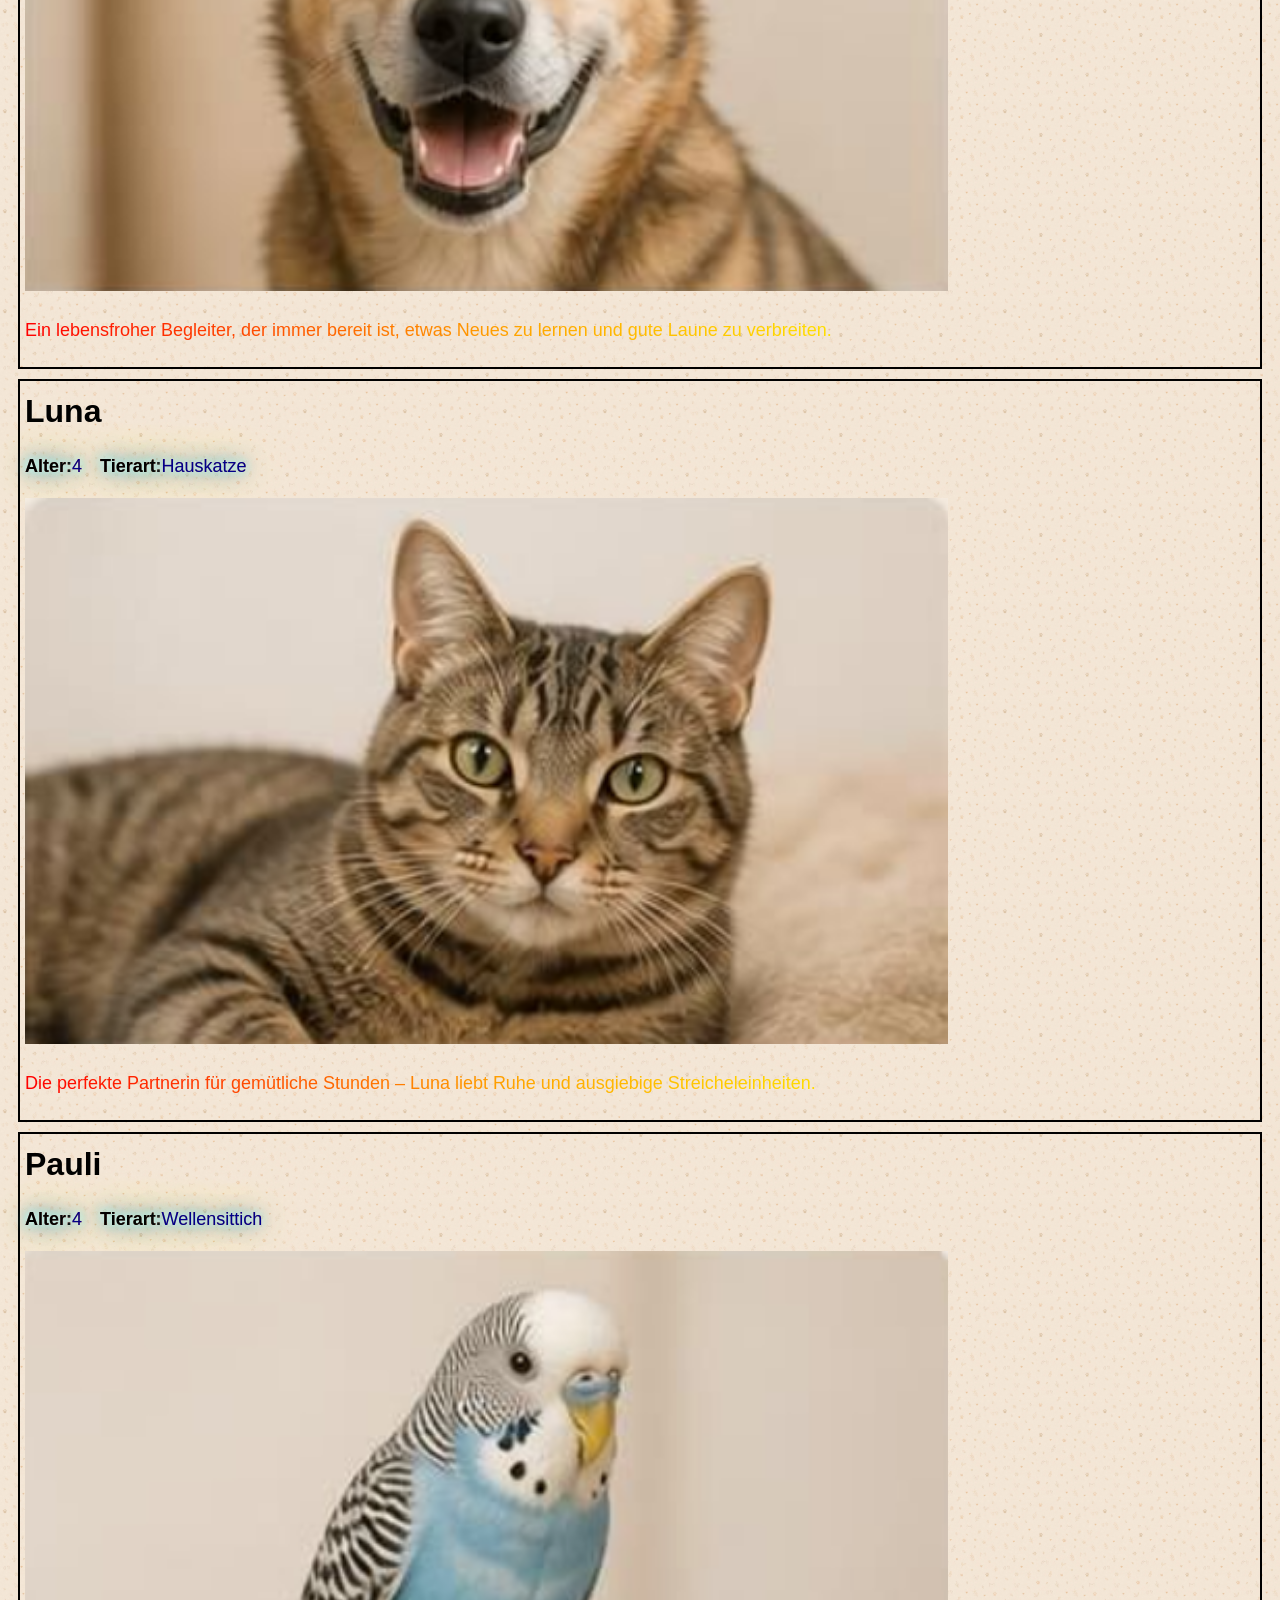
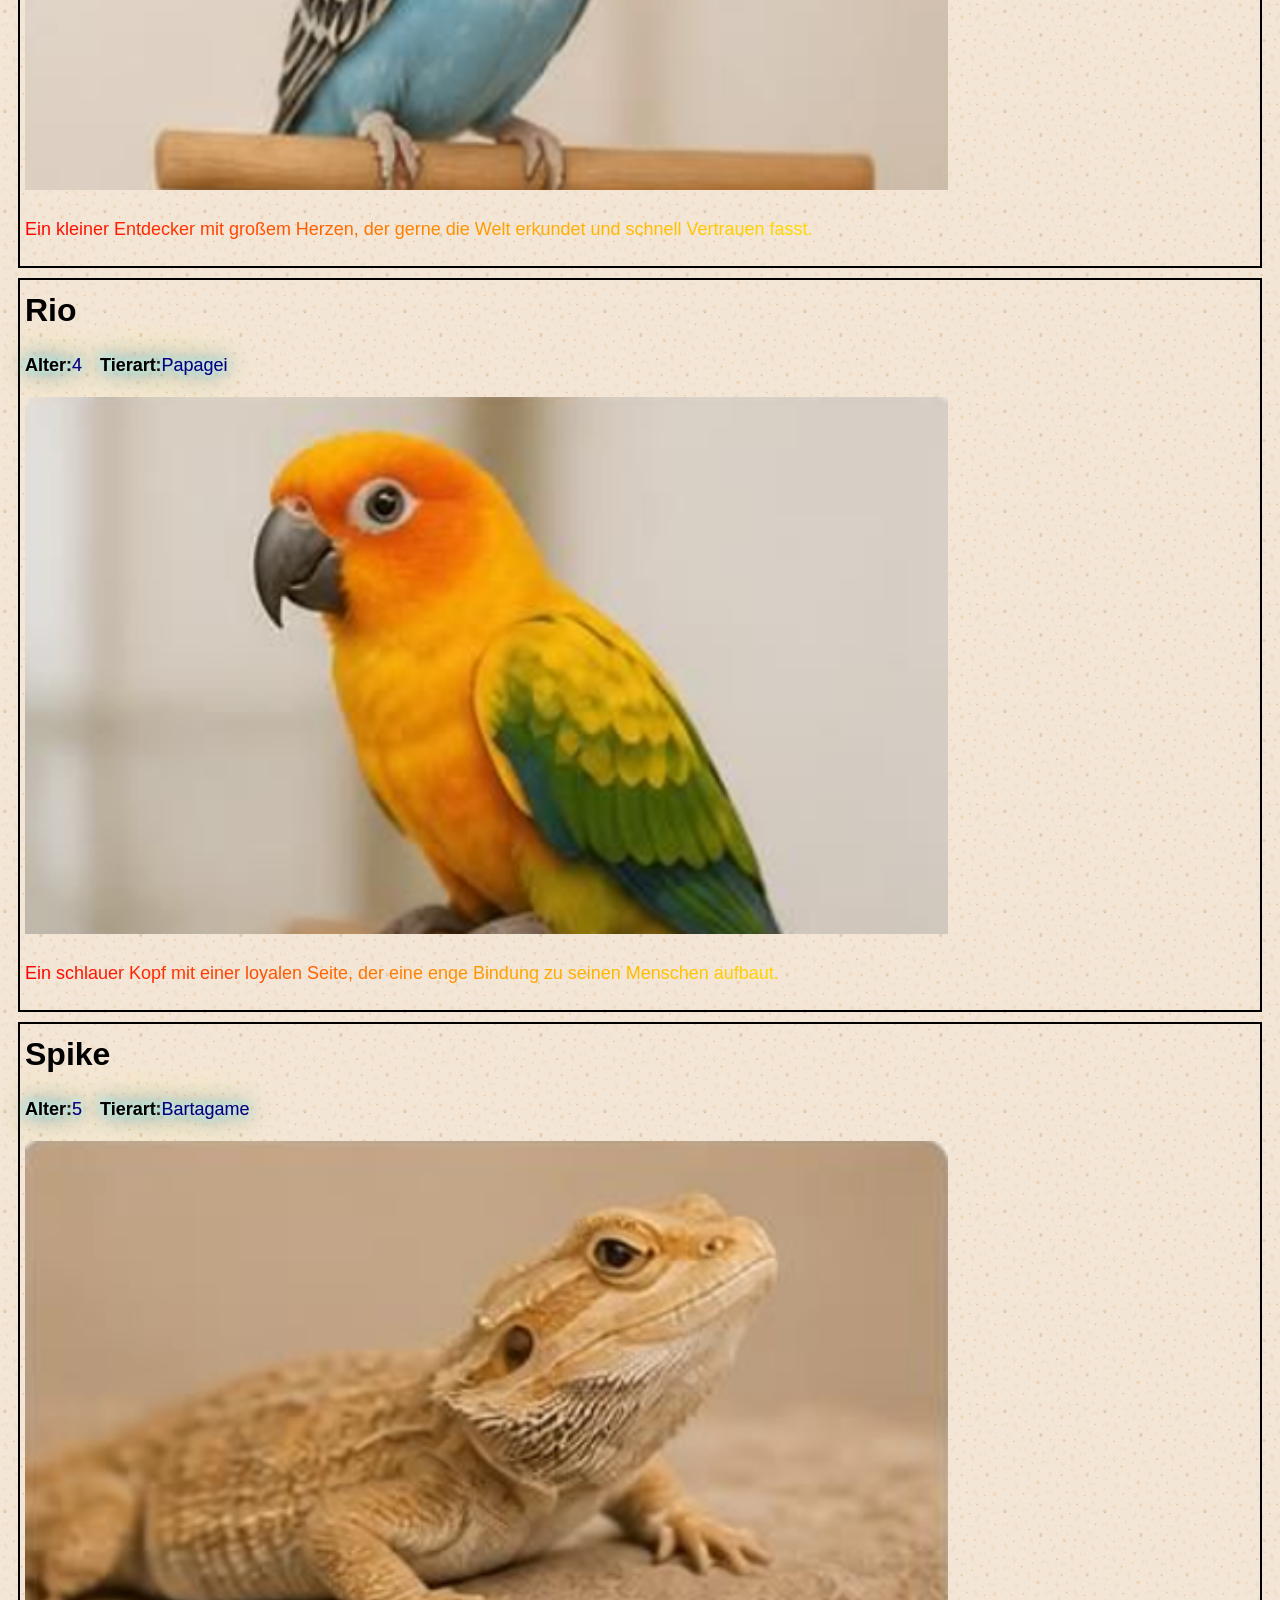
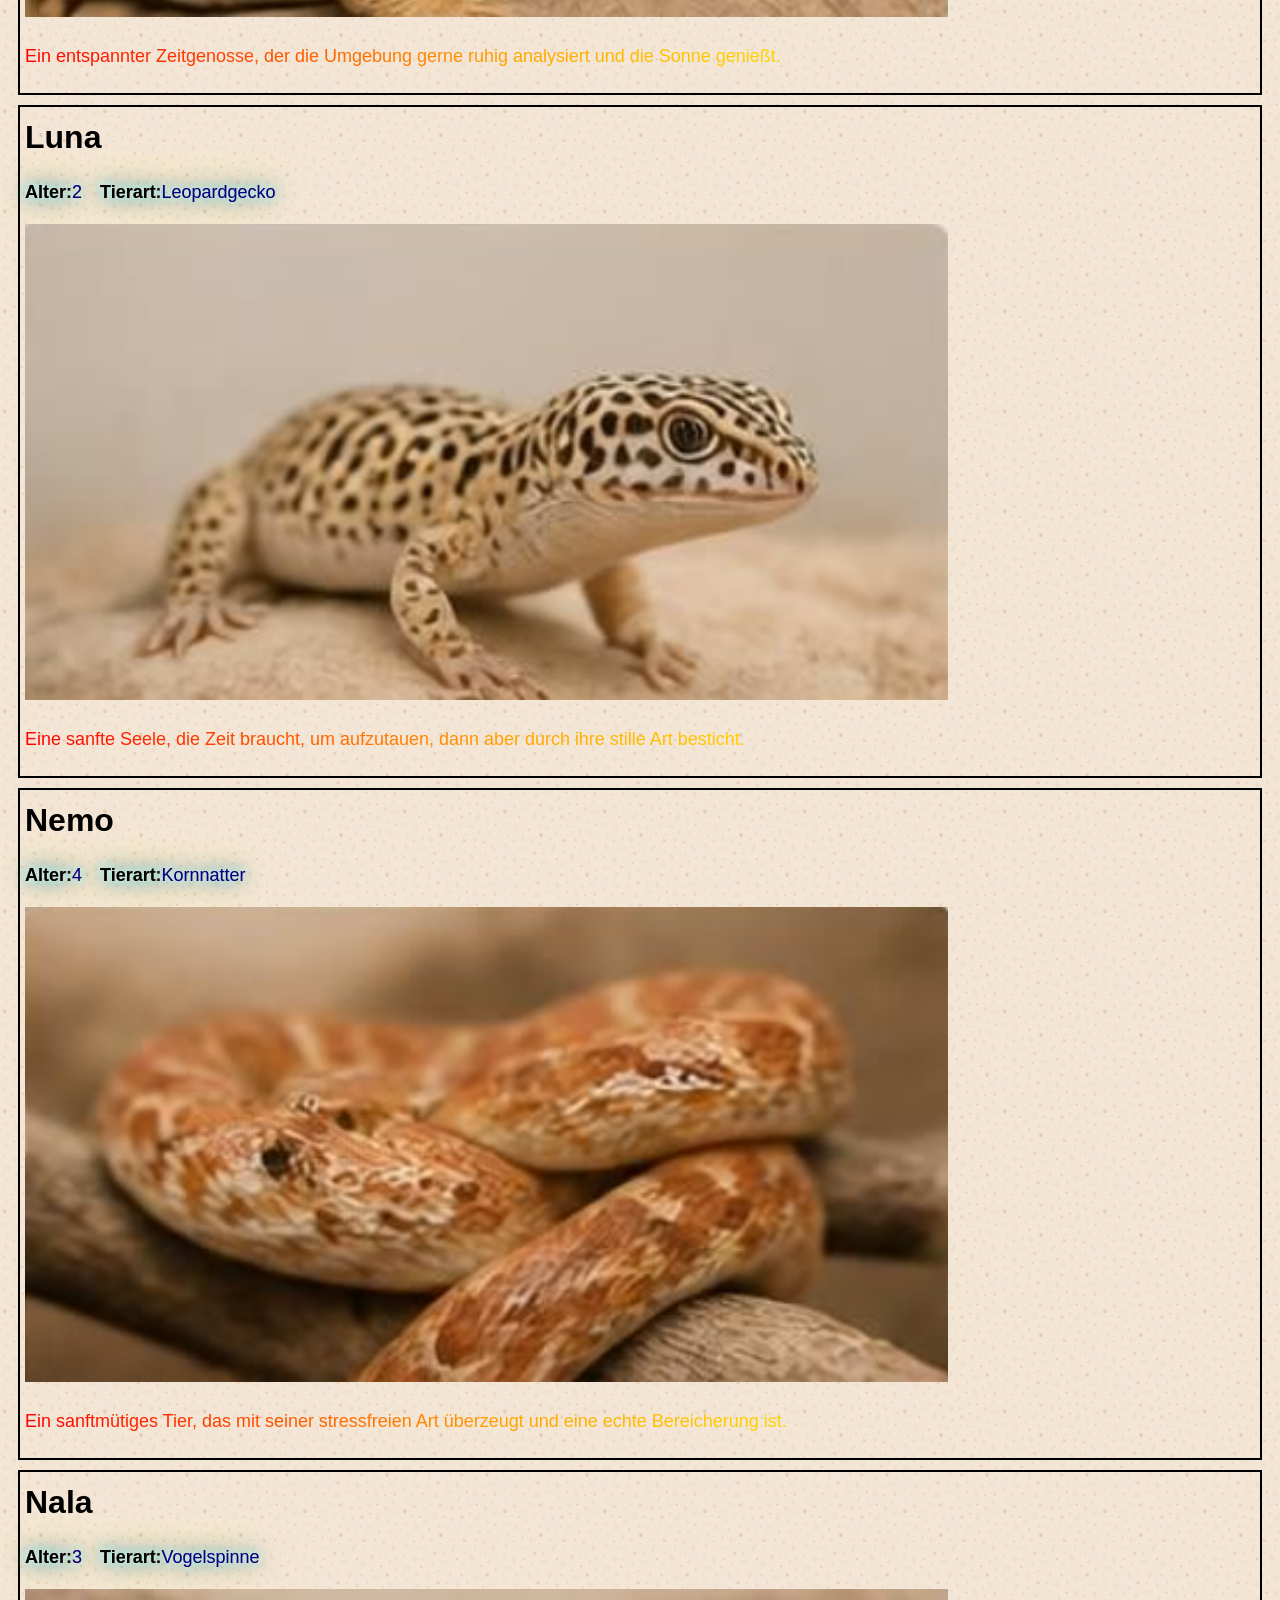
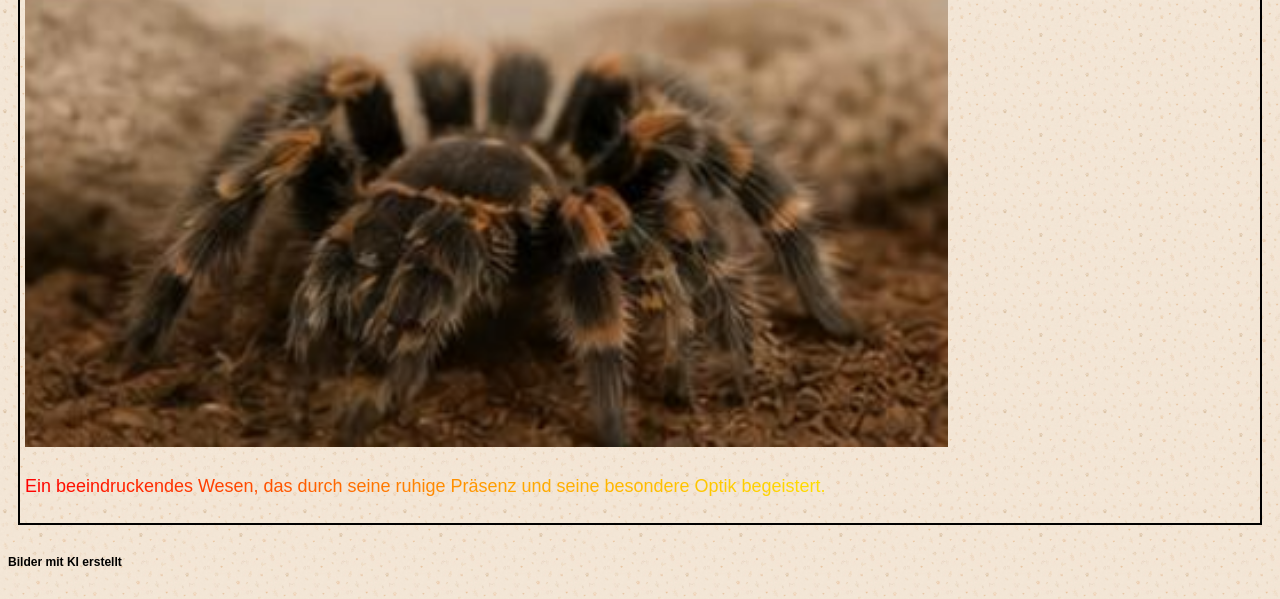
<file: unsere-tiere.html>
<!DOCTYPE html>
<html lang="en">
<head>
    <meta charset="UTF-8">
    <link rel="stylesheet" href="style.css">
    <title>TierheimTiere</title>
</head>
<body>
    <!-- Partikel – muss das ERSTE Element sein -->
    <div class="particles" aria-hidden="true">
        <div class="layer-3"></div>
    </div>
    <header>

        <nav>
            <ul>
                <li><a href="index.html">Start</a></li>
            </ul>
        </nav>
    </header>

    <main>
        <img src="tiere.jpeg" alt="Unsere Tiere - Stand September 2026" width="100%">
        <h1>Unsere Tiere</h1>
        <article class="wichtig">
            <h2>Wichtig:</h2>
            <p>Tiere werden nur an ein geeignetes und von einem Pfleger geprüften Zuhause abgegeben.</p>
        </article>

        <article class="tiere">
            <h2>Milo</h2>
            <p><strong>Alter:</strong>4&emsp;<strong>Tierart:</strong>Mischling</p>
            <img src="milo.png" alt="Milo" width="75%">
            <p>
                Ein lebensfroher Begleiter, der immer bereit ist, etwas Neues zu lernen und gute Laune zu verbreiten.
            </p>
        </article>

        <article class="tiere">
            <h2>Luna</h2>
            <p><strong>Alter:</strong>4&emsp;<strong>Tierart:</strong>Hauskatze</p>
            <img src="luna.png" alt="Luna" width="75%">
            <p>
                Die perfekte Partnerin für gemütliche Stunden – Luna liebt Ruhe und ausgiebige Streicheleinheiten.
            </p>
        </article>

        <article class="tiere">
            <h2>Pauli</h2>
            <p><strong>Alter:</strong>4&emsp;<strong>Tierart:</strong>Wellensittich</p>
            <img src="pauli.png" alt="Pauli" width="75%">
            <p>
                Ein kleiner Entdecker mit großem Herzen, der gerne die Welt erkundet und schnell Vertrauen fasst.
            </p>
        </article>

        <article class="tiere">
            <h2>Rio</h2>
            <p><strong>Alter:</strong>4&emsp;<strong>Tierart:</strong>Papagei</p>
            <img src="rio.png" alt="Rio" width="75%">
            <p>
                Ein schlauer Kopf mit einer loyalen Seite, der eine enge Bindung zu seinen Menschen aufbaut.
            </p>
        </article>

        <article class="tiere">
            <h2>Spike</h2>
            <p><strong>Alter:</strong>5&emsp;<strong>Tierart:</strong>Bartagame</p>
            <img src="spike.png" alt="Spike" width="75%">
            <p>
                Ein entspannter Zeitgenosse, der die Umgebung gerne ruhig analysiert und die Sonne genießt.
            </p>
        </article>

        <article class="tiere">
            <h2>Luna</h2>
            <p><strong>Alter:</strong>2&emsp;<strong>Tierart:</strong>Leopardgecko</p>
            <img src="luna2.png" alt="Luna" width="75%">
            <p>
                Eine sanfte Seele, die Zeit braucht, um aufzutauen, dann aber durch ihre stille Art besticht.
            </p>
        </article>

        <article class="tiere">
            <h2>Nemo</h2>
            <p><strong>Alter:</strong>4&emsp;<strong>Tierart:</strong>Kornnatter</p>
            <img src="nemo.png" alt="Nemo" width="75%">
            <p>
                Ein sanftmütiges Tier, das mit seiner stressfreien Art überzeugt und eine echte Bereicherung ist.
            </p>
        </article>

        <article class="tiere">
            <h2>Nala</h2>
            <p><strong>Alter:</strong>3&emsp;<strong>Tierart:</strong>Vogelspinne</p>
            <img src="nala.png" alt="Nala" width="75%">
            <p>
                Ein beeindruckendes Wesen, das durch seine ruhige Präsenz und seine besondere Optik begeistert.
            </p>
        </article>

    </main>
    <footer>
        <h6>Bilder mit KI erstellt</h6>
    </footer>

</body>
</html>
</file>
<file: style.css>
* {
    font-family: "Segoe UI", Arial, sans-serif;
    color: black;
}

:root {
    --fs-base: clamp(1rem,   0.208vw + 0.958rem, 1.125rem); /* 16→18px */
    --fs-lg:   clamp(1.25rem, 0.417vw + 1.167rem, 1.5rem);  /* 20→24px */
    --fs-xl:   clamp(1.5rem, 0.729vw + 1.417rem, 2rem);     /* 24→32px */
    --fs-2xl:  clamp(2rem,   1.856vw + 2.071rem, 3.552rem); /* 32→57px */
    --mx: 50%;
    --my: 50%;
}

body { font-size: var(--fs-base); }
h1   { font-size: var(--fs-2xl); }
h2   { font-size: var(--fs-xl); }
h3   { font-size: var(--fs-lg); }


/*Zebra Striping*/
tr:nth-child(even) { /*Zeilen */
    background-color: rgba(0, 0, 0, 0.04);
}
td:nth-child(even) { /*Spalten*/
    background-color: rgba(255,255,255, 0.2);
}

/* --- Navbar fixiert am oberen Rand --- */
nav {
    position: fixed;
    top: 0;
    left: 0;
    width: 100%;
    background-color: #333;
    z-index: 1000;
}

/* --- Flexbox: Items nebeneinander --- */

nav ul {
    list-style: none;
    margin: 0;
    padding: 0;
    display: flex;
    justify-content: left;
    align-items: center;
}

nav ul > li {
    position: relative;
}




nav ul > li > a {
    display: block;
    color: #fff;
    text-decoration: sienna;
    padding: 14px 24px;
}

nav ul > li > a:hover {
    background-color: #555;
}


/* --- Dropdown (versteckt) --- */
.dropdown-content {
    display: none;
    position: absolute;
    top: 100%;
    left: 0;
    background-color: #f9f9f9;
    min-width: 180px;
    list-style: none;
    margin: 0;
    padding: 0;
    box-shadow: 0 4px 8px rgba(0,0,0,.2);
}

.dropdown-content li a {
    display: block;
    padding: 12px 16px;
    color: #333;
    text-decoration: none;
}

.dropdown-content li a:hover {
    background-color: #ddd;
}

/* --- Dropdown beim Hover einblenden --- */
.dropdown:hover .dropdown-content {
    display: block;
}

header {
    padding-bottom: 50px;
}

/* 1. Am häufigsten: am body setzen – wird von allen Kind-Elementen geerbt */
/* Für das gesamte Dokument */
body {
    font-family: "Arial", Helvetica, sans-serif;
    line-height: 1.5;
    background-image: url('hintergrund.jpeg');
    background-size: 100px 100px; /* Kachelgröße steuern */
}

/* für konkrete Elemente*/
h1 {
    text-align: center;
    font-family: "ui-sans-serif", cursive;

}

h2 {
    margin-top: 1px;
    margin-bottom: 5px;
    color: #000;
}

td {text-align: center}

table{
    border-collapse: collapse;
    padding: 5px 5px;
    margin: 5px 5px 5px 5px;
}

thead{
    border-bottom: #4c5fda 1px solid;
}

p {
    background: linear-gradient(90deg, red, orange, yellow, green, blue, violet);
    background-size: 200%;
    -webkit-background-clip: text;
    background-clip: text;
    color: transparent;
    animation: slide 3s linear infinite;
    /* font-size: clamp(1rem, 2.5vw + 1rem, 2rem);*/
}
@keyframes slide {
    to { background-position: 200%; }
}



/*über die ID*/
#alter {
    color: red;
}

/* über Klasse ansprechen*/
.subtitle {
    color: blue;
}

.tiere {
    border: 2px solid black;
    padding: 5px; /* Abstand nach aussen (Inhalt zum Rahmen)*/
    margin: 10px 10px; /* Abstand zum nächsten Element und zum Seitenrand (Rahmenabstand weiter nach aussen)*/
}


.wichtig {
    border: 2px solid orangered;
    padding: 5px;
    margin: 10px 10px;
    background-color: burlywood;
    color: black;
    font-size: 1.2rem;
    /*animation: blinker 1s step-start infinite;*/ /*hartes blinken*/
    animation: pulse 2s ease-in-out infinite;
    text-shadow:
            0 0 7px #fff,
            0 0 10px #ff4444,
            0 0 21px #ff8822,
            0 0 42px #ff4444;
    animation: flicker 3s linear infinite;
}
@keyframes blinker {
    50% { opacity: 0; }
}

@keyframes pulse {
    0%, 100% { opacity: 1; }
    50% { opacity: 0.3; }
}
@keyframes flicker {
    0%, 19%, 22%, 62%, 64%, 70%, 100% {
        opacity: 0.99;
        text-shadow: 0 0 10px #ff7e00, 0 0 20px #ff4444;
    }
    20%, 21%, 63%, 65%, 69.9% {
        opacity: 0.4;
        text-shadow: none;
    }
}

.name {
    font: bold 14px/1.5 "ui-sans-serif", cursive;
}

.particles {
    position: fixed;
    inset: 0;
    pointer-events: none;
    z-index: 1; /* VOR dem Content */
    overflow: hidden;
}

/* 3 Schichten = Parallax */
.particles::before,
.particles::after {
    content: "";
    position: absolute;
    width: 2px;
    height: 2px;
    border-radius: 50%;
    background: transparent;
}

/* Schicht 1 – klein, langsam, hell (weit weg) */
.particles::before {
    box-shadow:
            100px 200px rgba(0,255,255,.3),
            300px 500px rgba(255,255,255,.3),
            500px 100px rgba(0,0,255,.3),
            700px 700px rgba(255,0,255,.3),
            900px 300px rgba(255,255,0,.3),
            1100px 800px rgba(255,255,255,.3),
            200px 900px rgba(255,255,255,.3),
            600px 400px rgba(255,0,255,.3),
            1000px 150px rgba(0,255,255,.3),
            400px 600px rgba(255,255,255,.3);
    animation: drift-wavy-1 80s linear infinite;
}

/* Schicht 2 – mittel, mittleres Tempo */
.particles::after {
    width: 4px;
    height: 4px;
    box-shadow:
            150px 350px rgba(255,0,255,.6),
            550px 150px rgba(255,255,255,.6),
            850px 550px rgba(255,255,0,.6),
            350px 750px rgba(255,255,255,.6),
            950px 250px rgba(0,255,255,.6),
            650px 850px rgba(255,255,255,.6),
            250px 50px rgba(255,255,255,.6),
            750px 450px rgba(255,255,0,.6);
    animation: drift-wavy-2 50s linear infinite;
}

/* Schicht 3 – groß, schnell, hell (nah) */
/* Braucht ein eigenes Element, da ::before/::after nur 2 pro Element */
.particles > .layer-3 {
    position: absolute;
    width: 6px;
    height: 6px;
    border-radius: 50%;
    background: transparent;
    box-shadow:
            200px 100px rgba(255,0,255,.9),
            600px 600px rgba(255,255,255,.9),
            1000px 300px rgba(255,255,0,.9),
            400px 800px rgba(255,255,255,.9),
            800px 50px rgba(0,255,255,.9);
    animation: drift-wavy-3 30s linear infinite;
}

.spotlight {
    position: fixed;
    inset: 0;
    pointer-events: none;
    z-index: 9999;
    background: radial-gradient(
            400px circle at var(--mx, 50%) var(--my, 50%),
            rgba(255, 0, 255, 0.08),
            transparent 70%
    );
}

@keyframes drift-slow { to { transform: translateY(-100vh); } }
@keyframes drift-mid  { to { transform: translateY(-100vh); } }
@keyframes drift-fast { to { transform: translateY(-100vh); } }

@keyframes drift-wavy-1 {
    0%   { transform: translate(0, 100vh); }
    20%  { transform: translate(30px, 80vh); }
    40%  { transform: translate(-20px, 60vh); }
    60%  { transform: translate(35px, 40vh); }
    80%  { transform: translate(-25px, 20vh); }
    100% { transform: translate(0, -10vh); }
}

@keyframes drift-wavy-2 {
    0%   { transform: translate(0, 100vh); }
    25%  { transform: translate(-50px, 75vh); }
    50%  { transform: translate(40px, 50vh); }
    75%  { transform: translate(-35px, 25vh); }
    100% { transform: translate(0, -10vh); }
}

@keyframes drift-wavy-3 {
    0%   { transform: translate(0, 100vh); }
    33%  { transform: translate(70px, 66vh); }
    66%  { transform: translate(-60px, 33vh); }
    100% { transform: translate(0, -10vh); }
}

/* Nachbarn ansprechen*/

h2 + p {
    color: darkblue;
    text-shadow:
            0 0 7px #fff,
            0 0 10px #39ecd1,
            0 0 21px #4c5fda,
            0 0 42px #84e819;
}

h4 + p {
    color: darkgreen;
}

/* Mehrere Selektoren kombinieren*/
#alter, label {
    color: black;
}

#alter.subtitle {
    color: blue;
    font-weight: bold;
}
</file>
